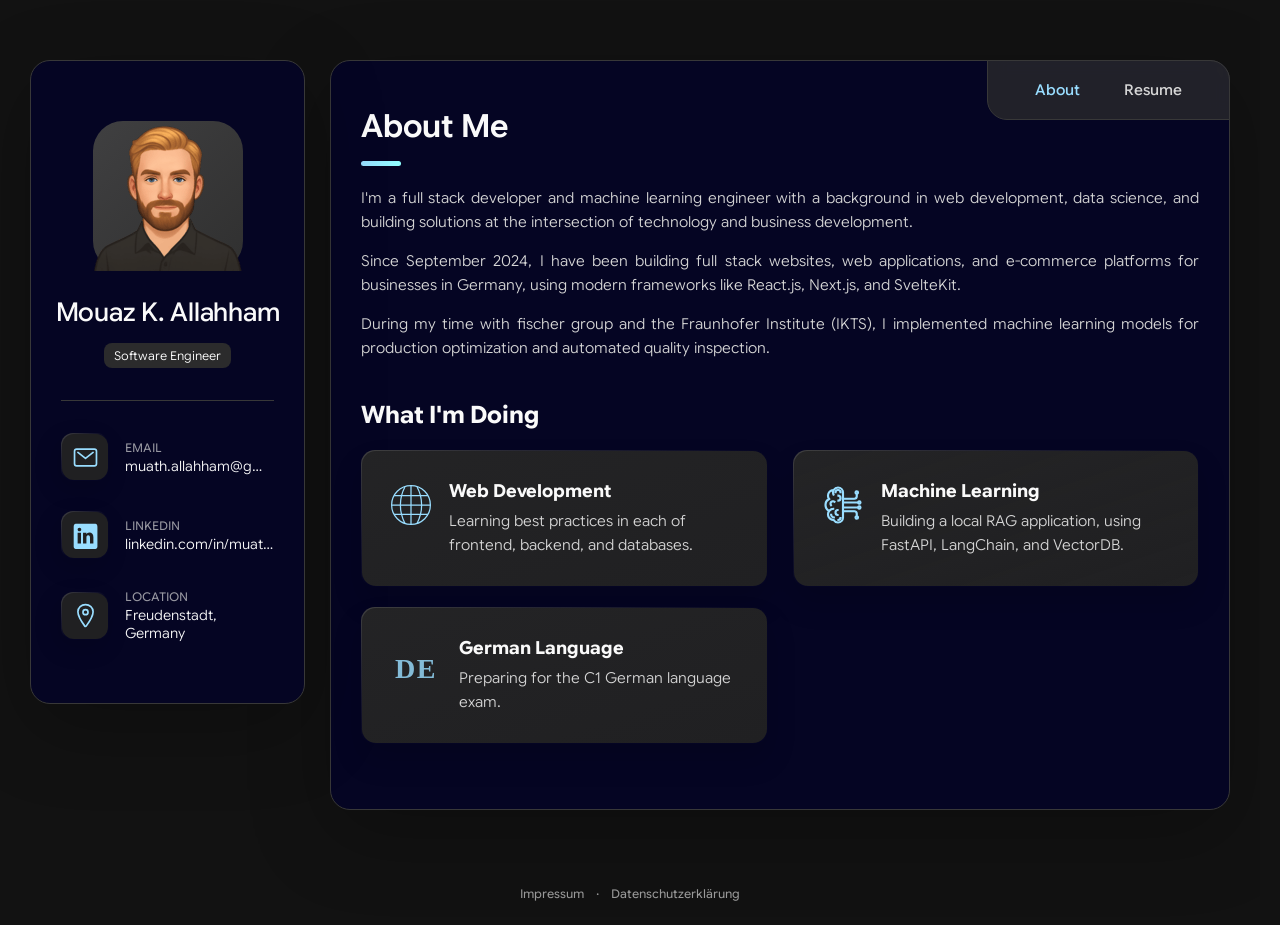
<file: index.html>
<!doctype html>
<html lang="en">
  <head>
    <meta charset="UTF-8" />
    <meta name="viewport" content="width=device-width, initial-scale=1.0" />
    <title>Mouaz Portfolio</title>
    <link
      rel="icon"
      href="data:image/svg+xml,<svg            
  xmlns='http://www.w3.org/2000/svg'/>"
    />
    <link rel="stylesheet" href="style.css" />
  </head>
  <body>
    <main>
      <aside class="sidebar" data-sidebar>
        <div class="sidebar-info">
          <figure class="avatar-box">
            <img src="./assets/pics/mouaz-avatar.png" alt="avatar" width="80" />
          </figure>

          <div class="info-content">
            <h1 class="name" title="Mouaz K. Allahham">Mouaz K. Allahham</h1>
            <p class="title">Software Engineer</p>
          </div>

          <button class="info-more-btn" data-sidebar-btn>
            <span>Show Contacts</span>
            <svg
              xmlns="http://www.w3.org/2000/svg"
              class="ionicon"
              viewBox="0 0 512 512"
            >
              <path
                fill="none"
                stroke="currentColor"
                stroke-linecap="round"
                stroke-linejoin="round"
                stroke-width="48"
                d="M112 184l144 144 144-144"
              />
            </svg>
          </button>
        </div>

        <div class="sidebar-info-more">
          <div class="separator"></div>

          <ul class="contacts-list">
            <li class="contact-item">
              <div class="icon-box">
                <svg
                  xmlns="http://www.w3.org/2000/svg"
                  class="ionicon"
                  viewBox="0 0 512 512"
                >
                  <rect
                    x="48"
                    y="96"
                    width="416"
                    height="320"
                    rx="40"
                    ry="40"
                    fill="none"
                    stroke="currentColor"
                    stroke-linecap="round"
                    stroke-linejoin="round"
                    stroke-width="32"
                  />
                  <path
                    fill="none"
                    stroke="currentColor"
                    stroke-linecap="round"
                    stroke-linejoin="round"
                    stroke-width="32"
                    d="M112 160l144 112 144-112"
                  />
                </svg>
              </div>

              <div class="contact-info">
                <p class="contact-title">Email</p>

                <a href="mailto:muath.allahham@gmail.com" class="contact-link"
                  >muath.allahham@gmail.com</a
                >
              </div>
            </li>
            <!-- 
            <li class="contact-item">
              <div class="icon-box">
                <svg xmlns="http://www.w3.org/2000/svg" class="ionicon" viewBox="0 0 512 512"><rect x="128" y="16" width="256" height="480" rx="48" ry="48" fill="none" stroke="currentColor" stroke-linecap="round" stroke-linejoin="round" stroke-width="32"/><path fill="none" stroke="currentColor" stroke-linecap="round" stroke-linejoin="round" stroke-width="32" d="M176 16h24a8 8 0 000 16h112a8 8 0 000-16h24"/></svg>
              </div>

              <div class="contact-info">
                <p class="contact-title">Phone</p>

                <a href="" class="contact-link"
                  >Private</a
                >
              </div>
            </li> -->

            <!-- <li class="contact-item">
              <div class="icon-box">
                <svg xmlns="http://www.w3.org/2000/svg" class="ionicon" viewBox="0 0 512 512"><rect x="48" y="80" width="416" height="384" rx="48" fill="none" stroke="currentColor" stroke-linejoin="round" stroke-width="32"/><path fill="none" stroke="currentColor" stroke-linecap="round" stroke-linejoin="round" stroke-width="32" d="M128 48v64M384 48v64M464 160H48M304 256H208v96h96z"/></svg>
              </div>

              <div class="contact-info">
                <p class="contact-title">Birthday</p>

                <time datetime="1982-06-23">June 23, 1982</time>
              </div>
            </li> -->

            <li class="contact-item">
              <div class="icon-box">
                <svg
                  xmlns="http://www.w3.org/2000/svg"
                  class="ionicon"
                  viewBox="0 0 512 512"
                >
                  <path
                    d="M444.17 32H70.28C49.85 32 32 48.5 32 89.74v380.51C32 491.48 49.85 512 70.28 512h373.78c20.54 0 37.94-20.52 37.94-41.77V89.74C482.1 48.5 464.6 32 444.17 32zm-273.3 373.43h-64.18V205.88h64.18zM141 175.54h-.46c-20.54 0-33.84-15.29-33.84-34.43 0-19.49 13.65-34.42 34.65-34.42s33.85 14.93 34.31 34.42c-.01 19.14-13.31 34.43-34.66 34.43zm264.43 229.89h-64.18V296.32c0-26.14-9.34-43.97-32.56-43.97-17.74 0-28.24 12-32.91 23.69-1.75 4.2-2.22 9.92-2.22 15.76v113.63h-64.18V205.88h64.18v27.77c9.34-13.3 23.93-32.44 57.88-32.44 42.13 0 74 27.77 74 87.64z"
                    fill="currentColor"
                  />
                </svg>
              </div>

              <div class="contact-info">
                <p class="contact-title">LinkedIn</p>
                <a
                  href="https://www.linkedin.com/in/muath-allahham/"
                  class="contact-link"
                  target="_blank"
                  >linkedin.com/in/muath-allahham</a
                >
              </div>
            </li>

            <li class="contact-item">
              <div class="icon-box">
                <svg
                  xmlns="http://www.w3.org/2000/svg"
                  class="ionicon"
                  viewBox="0 0 512 512"
                >
                  <path
                    d="M256 48c-79.5 0-144 61.39-144 137 0 87 96 224.87 131.25 272.49a15.77 15.77 0 0025.5 0C304 409.89 400 272.07 400 185c0-75.61-64.5-137-144-137z"
                    fill="none"
                    stroke="currentColor"
                    stroke-linecap="round"
                    stroke-linejoin="round"
                    stroke-width="32"
                  />
                  <circle
                    cx="256"
                    cy="192"
                    r="48"
                    fill="none"
                    stroke="currentColor"
                    stroke-linecap="round"
                    stroke-linejoin="round"
                    stroke-width="32"
                  />
                </svg>
              </div>

              <div class="contact-info">
                <p class="contact-title">Location</p>

                <address>Freudenstadt, Germany</address>
              </div>
            </li>
          </ul>

          <div class="separator"></div>

          <!-- <ul class="social-list">
            <li class="social-item">
              <a href="#" class="social-link"
                ><svg xmlns="http://www.w3.org/2000/svg" class="ionicon" viewBox="0 0 512 512"><path d="M480 257.35c0-123.7-100.3-224-224-224s-224 100.3-224 224c0 111.8 81.9 204.47 189 221.29V322.12h-56.89v-64.77H221V208c0-56.13 33.45-87.16 84.61-87.16 24.51 0 50.15 4.38 50.15 4.38v55.13H327.5c-27.81 0-36.51 17.26-36.51 35v42h62.12l-9.92 64.77H291v156.54c107.1-16.81 189-109.48 189-221.28z" fill="currentColor"/></svg></a>
            </li>
            <li class="social-item">
              <a href="#" class="social-link"
                ><svg xmlns="http://www.w3.org/2000/svg" class="ionicon" viewBox="0 0 512 512"><path d="M496 109.5a201.8 201.8 0 01-56.55 15.3 97.51 97.51 0 0043.33-53.6 197.29 197.29 0 01-62.56 23.5A99.14 99.14 0 00348.31 64c-54.42 0-98.46 43.4-98.46 96.9a93.21 93.21 0 002.54 22.1 280.7 280.7 0 01-203-101.3A95.69 95.69 0 0036 130.4c0 33.6 17.53 63.3 44 80.7A97.5 97.5 0 0135.22 199v1.2c0 47 34 86.1 79 95a100.76 100.76 0 01-25.94 3.4 94.38 94.38 0 01-18.51-1.8c12.51 38.5 48.92 66.5 92.05 67.3A199.59 199.59 0 0139.5 405.6a203 203 0 01-23.5-1.4A278.68 278.68 0 00166.74 448c181.36 0 280.44-147.7 280.44-275.8 0-4.2-.11-8.4-.31-12.5A198.48 198.48 0 00496 109.5z" fill="currentColor"/></svg></a>
            </li>
            <li class="social-item">
              <a href="#" class="social-link"
                ><svg xmlns="http://www.w3.org/2000/svg" class="ionicon" viewBox="0 0 512 512"><path d="M349.33 69.33a93.62 93.62 0 0193.34 93.34v186.66a93.62 93.62 0 01-93.34 93.34H162.67a93.62 93.62 0 01-93.34-93.34V162.67a93.62 93.62 0 0193.34-93.34h186.66m0-37.33H162.67C90.61 32 32 90.61 32 162.67v186.66C32 421.39 90.61 480 162.67 480h186.66C421.39 480 480 421.39 480 349.33V162.67C480 90.61 421.39 32 349.33 32z" fill="currentColor"/><path d="M377.33 162.67a28 28 0 1128-28 27.94 27.94 0 01-28 28z" fill="currentColor"/><circle cx="256" cy="256" r="90.67" fill="none" stroke="currentColor" stroke-miterlimit="10" stroke-width="37.33"/></svg></a>
            </li>
          </ul> -->
        </div>
      </aside>

      <div class="main-content">
        <nav class="navbar">
          <ul class="navbar-list">
            <li class="navbar-item">
              <button class="navbar-link active" data-nav-link>About</button>
            </li>
            <li class="navbar-item">
              <button class="navbar-link" data-nav-link>Resume</button>
            </li>
            <!-- <li class="navbar-item">
              <button class="navbar-link" data-nav-link>Portfolio</button>
            </li> -->
            <!-- <li class="navbar-item">
              <button class="navbar-link" data-nav-link>Blog</button>
            </li> -->
            <!-- <li class="navbar-item">
              <button class="navbar-link" data-nav-link>Contact</button>
            </li> -->
          </ul>
        </nav>

        <article class="about active" data-page="about">
          <header>
            <h2 class="h2 article-title">About me</h2>
          </header>

          <section class="about-text">
            <p>
              I'm a full stack developer and machine learning engineer with a
              background in web development, data science, and building
              solutions at the intersection of technology and business
              development.
            </p>
            <p>
              Since September 2024, I have been building full stack websites,
              web applications, and e-commerce platforms for businesses in
              Germany, using modern frameworks like React.js, Next.js, and
              SvelteKit.
            </p>
            <p>
              During my time with fischer group and the Fraunhofer Institute
              (IKTS), I implemented machine learning models for production
              optimization and automated quality inspection.
            </p>
          </section>

          <section class="service">
            <h3 class="h3 service-title">What I'm doing</h3>

            <ul class="service-list">
              <!-- <li class="service-item">
                <div class="service-icon-box">
                  <img
                    src="https://i.postimg.cc/4389jZkP/icon-design.png"
                    alt="icon"
                    width="40"
                  />
                </div>

                <div class="service-content-box">
                  <h4 class="h4 service-item-title">Web Design</h4>
                  <p class="service-item-text">
                    The most modern and high-quality design made at a
                    professional level.
                  </p>
                </div>
              </li> -->

              <li class="service-item">
                <div class="service-icon-box">
                  <!-- <img
                    src="assets/website-logo.svg"
                    alt="icon"
                    width="40"
                    class="icon"
                  /> -->

                  <svg
                    width="40px"
                    height="40px"
                    viewBox="0 0 64 64"
                    version="1.1"
                    xmlns="http://www.w3.org/2000/svg"
                    xmlns:xlink="http://www.w3.org/1999/xlink"
                    xmlns:sketch="http://www.bohemiancoding.com/sketch/ns"
                    class="icon"
                  >
                    <g
                      id="Page-1"
                      stroke="none"
                      stroke-width="1"
                      fill="none"
                      fill-rule="evenodd"
                      sketch:type="MSPage"
                    >
                      <g
                        id="Network"
                        sketch:type="MSLayerGroup"
                        transform="translate(1.000000, 1.000000)"
                        stroke="currentColor"
                        stroke-width="2"
                      >
                        <circle
                          id="Oval"
                          sketch:type="MSShapeGroup"
                          cx="31"
                          cy="31"
                          r="31"
                        ></circle>
                        <path
                          d="M21.2,60.1 C16.6,51.4 14,41.5 14,31.1 C14,20.7 16.6,10.8 21.2,2.1"
                          id="Shape"
                          sketch:type="MSShapeGroup"
                        ></path>
                        <path
                          d="M40.8,2.1 C45.4,10.8 48,20.7 48,31.1 C48,41.5 45.4,51.4 40.8,60.1"
                          id="Shape"
                          sketch:type="MSShapeGroup"
                        ></path>
                        <path
                          d="M4,16.1 L58,16.1"
                          id="Shape"
                          sketch:type="MSShapeGroup"
                        ></path>
                        <path
                          d="M0,31.1 L62,31.1"
                          id="Shape"
                          sketch:type="MSShapeGroup"
                        ></path>
                        <path
                          d="M4,46.1 L58,46.1"
                          id="Shape"
                          sketch:type="MSShapeGroup"
                        ></path>
                        <path
                          d="M31,0.1 L31,62.1"
                          id="Shape"
                          sketch:type="MSShapeGroup"
                        ></path>
                      </g>
                    </g>
                  </svg>
                </div>

                <div class="service-content-box">
                  <h4 class="h4 service-item-title">Web development</h4>
                  <p class="service-item-text">
                    Learning best practices in each of frontend, backend, and
                    databases.
                  </p>
                </div>
              </li>

              <!-- <li class="service-item">
                <div class="service-icon-box">
                  <img
                    src="https://i.postimg.cc/xjLdzYxZ/icon-app.png"
                    alt="icon"
                    width="40"
                  />
                </div>

                <div class="service-content-box">
                  <h4 class="h4 service-item-title">Mobile apps</h4>
                  <p class="service-item-text">
                    Professional development of applications for iOS and
                    Android.
                  </p>
                </div>
              </li> -->

              <li class="service-item">
                <div class="service-icon-box">
                  <!-- <img
                    src="https://i.postimg.cc/QtDphVK8/brain.png"
                    alt="icon"
                    width="40"
                  /> -->

                  <svg
                    fill="currentColor"
                    version="1.1"
                    id="Layer_1"
                    xmlns="http://www.w3.org/2000/svg"
                    xmlns:xlink="http://www.w3.org/1999/xlink"
                    viewBox="0 0 32 32"
                    xml:space="preserve"
                    width="40px"
                    height="40px"
                    class="icon"
                  >
                    <path
                      id="machine--learning--06_1_"
                      d="M12,30.36c-1.47,0-2.852-0.766-3.653-2.011C5.703,28.24,3.64,26.106,3.64,23.5
                  c0-0.899,0.252-1.771,0.733-2.544C2.678,19.887,1.64,18.021,1.64,16s1.038-3.886,2.733-4.957C3.893,10.271,3.64,9.4,3.64,8.5
                  c0-2.63,2.101-4.779,4.712-4.858C9.155,2.402,10.534,1.64,12,1.64c2.404,0,4.36,1.956,4.36,4.36v4.64H25
                  c0.904,0,1.64-0.736,1.64-1.64V7.312c-0.575-0.158-1-0.686-1-1.312c0-0.75,0.61-1.36,1.36-1.36S28.36,5.25,28.36,6
                  c0,0.625-0.425,1.153-1,1.312V9c0,1.301-1.059,2.36-2.36,2.36h-8.64v2.28h11.329c0.158-0.576,0.687-1,1.312-1
                  c0.75,0,1.36,0.61,1.36,1.36s-0.61,1.36-1.36,1.36c-0.625,0-1.153-0.424-1.312-1H16.36v3.28h11.329c0.158-0.575,0.687-1,1.312-1
                  c0.75,0,1.36,0.61,1.36,1.36s-0.61,1.36-1.36,1.36c-0.625,0-1.153-0.425-1.312-1H16.36v2.279H25c1.302,0,2.36,1.059,2.36,2.36v1.688
                  c0.575,0.158,1,0.687,1,1.312c0,0.75-0.61,1.36-1.36,1.36s-1.36-0.61-1.36-1.36c0-0.625,0.425-1.153,1-1.312V23
                  c0-0.904-0.735-1.64-1.64-1.64h-8.64V26C16.36,28.404,14.404,30.36,12,30.36z M8.721,27.628l0.143,0.186
                  C9.526,28.957,10.699,29.64,12,29.64c2.007,0,3.64-1.633,3.64-3.64V6c0-2.007-1.633-3.64-3.64-3.64
                  c-1.301,0-2.474,0.683-3.137,1.826L8.747,4.365C8.493,4.869,8.36,5.431,8.36,6c0,0.64,0.168,1.269,0.487,1.82L8.224,8.18
                  C7.842,7.521,7.64,6.766,7.64,6c0-0.547,0.103-1.088,0.3-1.593C5.901,4.694,4.36,6.42,4.36,8.5c0,0.876,0.283,1.722,0.817,2.446
                  l0.246,0.333l-0.364,0.197C3.394,12.377,2.36,14.11,2.36,16c0,1.785,0.922,3.43,2.427,4.365C5.713,19.268,7.061,18.64,8.5,18.64
                  v0.721c-1.206,0-2.336,0.517-3.125,1.424l-0.198,0.27C4.643,21.778,4.36,22.624,4.36,23.5c0,2.283,1.857,4.14,4.14,4.14
                  L8.721,27.628z M27,25.36c-0.353,0-0.64,0.287-0.64,0.64s0.287,0.64,0.64,0.64s0.64-0.287,0.64-0.64S27.353,25.36,27,25.36z
                  M29,17.36c-0.353,0-0.64,0.287-0.64,0.64s0.287,0.64,0.64,0.64s0.64-0.287,0.64-0.64S29.353,17.36,29,17.36z M29,13.36
                  c-0.353,0-0.64,0.287-0.64,0.64s0.287,0.64,0.64,0.64s0.64-0.287,0.64-0.64S29.353,13.36,29,13.36z M27,5.36
                  c-0.353,0-0.64,0.287-0.64,0.64S26.647,6.64,27,6.64S27.64,6.353,27.64,6S27.353,5.36,27,5.36z M12,28.36v-0.72
                  c0.904,0,1.64-0.735,1.64-1.64h0.72C14.36,27.302,13.301,28.36,12,28.36z M9,26.36c-1.577,0-2.86-1.283-2.86-2.86h0.72
                  c0,1.18,0.96,2.14,2.14,2.14C9,25.64,9,26.36,9,26.36z M12,24.36c-1.301,0-2.36-1.059-2.36-2.36s1.059-2.36,2.36-2.36v0.721
                  c-0.904,0-1.64,0.735-1.64,1.64s0.736,1.64,1.64,1.64V24.36z M6.332,16.667C5.886,16.221,5.64,15.629,5.64,15
                  c0-1.39,0.97-2.36,2.36-2.36c0.641,0,1.218,0.238,1.669,0.689l-0.51,0.509C8.847,13.525,8.446,13.36,8,13.36
                  c-0.996,0-1.64,0.644-1.64,1.64c0,0.437,0.171,0.848,0.48,1.158L6.332,16.667z M12,12.86v-0.72c0.904,0,1.64-0.736,1.64-1.64
                  S12.904,8.86,12,8.86V8.14c1.301,0,2.36,1.059,2.36,2.36S13.301,12.86,12,12.86z M14.36,6h-0.72c0-0.904-0.736-1.64-1.64-1.64
                  S10.36,5.096,10.36,6H9.64c0-1.301,1.059-2.36,2.36-2.36S14.36,4.699,14.36,6z"
                    />
                    <rect
                      id="_Transparent_Rectangle"
                      style="fill: none"
                      width="32"
                      height="32"
                    />
                  </svg>
                </div>

                <div class="service-content-box">
                  <h4 class="h4 service-item-title">Machine Learning</h4>
                  <p class="service-item-text">
                    Building a local RAG application, using FastAPI, LangChain,
                    and VectorDB.
                  </p>
                </div>
              </li>

              <li class="service-item">
                <div class="service-icon-box">
                  <!-- <img
                    src="https://i.postimg.cc/QtDphVK8/brain.png"
                    alt="icon"
                    width="40"
                  /> -->

                  <svg
                    version="1.1"
                    xmlns="http://www.w3.org/2000/svg"
                    viewBox="0 0 32 32"
                    width="50px"
                    height="50px"
                    class="icon"
                  >
                    <text
                      x="16"
                      y="23"
                      text-anchor="middle"
                      font-family="Georgia, 'Times New Roman', serif"
                      font-size="18"
                      font-weight="bold"
                      letter-spacing="1"
                      fill="currentColor"
                      fill-opacity="0.82"
                    >
                      DE
                    </text>
                    <rect
                      id="_Transparent_Rectangle"
                      style="fill: none"
                      width="32"
                      height="32"
                    />
                  </svg>
                </div>

                <div class="service-content-box">
                  <h4 class="h4 service-item-title">German Language</h4>
                  <p class="service-item-text">
                    Preparing for the C1 German language exam.
                  </p>
                </div>
              </li>
            </ul>
          </section>

          <!-- <section class="testimonials">
            <h3 class="h3 testimonials-title">Testimonials</h3>

            <ul class="testimonials-list has-scrollbar">
              <li class="testimonials-item">
                <div class="content-card" data-testimonials-item>
                  <figure class="testimonials-avatar-box">
                    
                  </figure>

                  <h4
                    class="h4 testimonials-item-title"
                    data-testimonials-title
                  >
                    Daniel Lewis
                  </h4>

                  <div class="testimonials-text" data-testimonials-text>
                    <p>
                      Richard was hired to create a corporate identity. It's
                      modern, clean and with a beautiful design that got a lot
                      of praises from colleagues and visitors. We were very
                      pleased with the work done. He has a lot of experience and
                      is very concerned about the needs of client.
                    </p>
                  </div>
                </div>
              </li>

              <li class="testimonials-item">
                <div class="content-card" data-testimonials-item>
                  <figure class="testimonials-avatar-box">
                    <img
                      src="https://i.postimg.cc/DwY0yHtx/avatar-2.png"
                      alt="avatar"
                      data-testimonials-avatar
                      width="60"
                    />
                  </figure>

                  <h4
                    class="h4 testimonials-item-title"
                    data-testimonials-title
                  >
                    Jessica Miller
                  </h4>

                  <div class="testimonials-text" data-testimonials-text>
                    <p>
                      Working with Richard has been an absolute pleasure. I was
                      impressed with his attention to detail, his web design
                      skills and his professional approach to our timelines and
                      processes.
                    </p>
                  </div>
                </div>
              </li>

              <li class="testimonials-item">
                <div class="content-card" data-testimonials-item>
                  <figure class="testimonials-avatar-box">
                    <img
                      src="https://i.postimg.cc/fRFWhX9F/avatar-3.png"
                      alt="avatar"
                      data-testimonials-avatar
                      width="60"
                    />
                  </figure>

                  <h4
                    class="h4 testimonials-item-title"
                    data-testimonials-title
                  >
                    Emily Evans
                  </h4>

                  <div class="testimonials-text" data-testimonials-text>
                    <p>
                      I couldn't be happier with the website that Richard
                      created for us. His attention to detail and creativity is
                      unmatched. Our clients frequently compliment the design,
                      and it has significantly improved our brand image.
                    </p>
                  </div>
                </div>
              </li>

              <li class="testimonials-item">
                <div class="content-card" data-testimonials-item>
                  <figure class="testimonials-avatar-box">
                    <img
                      src="https://i.postimg.cc/zXv1Xv81/avatar-4.png"
                      alt="avatar"
                      data-testimonials-avatar
                      width="60"
                    />
                  </figure>

                  <h4
                    class="h4 testimonials-item-title"
                    data-testimonials-title
                  >
                    Henry Williams
                  </h4>

                  <div class="testimonials-text" data-testimonials-text>
                    <p>
                      I was overwhelmed with the thought of redesigning my
                      online store, but Richard made the process seamless. The
                      site is not only visually appealing but also optimized for
                      conversions. I've seen a 50% increase in traffic since the
                      launch!
                    </p>
                  </div>
                </div>
              </li>
            </ul>
          </section> -->

          <!-- <section class="clients">
            <h3 class="h3 clients-title">Clients</h3>

            <ul class="clients-list has-scrollbar">
              <li class="clients-item">
                <a href="#"
                  ><img
                    src="https://i.postimg.cc/YqfKyG66/logo-1-color.png"
                    alt="logo"
                /></a>
              </li>

              <li class="clients-item">
                <a href="#"
                  ><img
                    src="https://i.postimg.cc/fWm6JtgG/logo-2-color.png"
                    alt="logo"
                /></a>
              </li>

              <li class="clients-item">
                <a href="#"
                  ><img
                    src="https://i.postimg.cc/Bb07xpwd/logo-3-color.png"
                    alt="logo"
                /></a>
              </li>

              <li class="clients-item">
                <a href="#"
                  ><img
                    src="https://i.postimg.cc/hv1yMmkh/logo-4-color.png"
                    alt="logo"
                /></a>
              </li>

              <li class="clients-item">
                <a href="#"
                  ><img
                    src="https://i.postimg.cc/ry1P86Dc/logo-5-color.png"
                    alt="logo"
                /></a>
              </li>

              <li class="clients-item">
                <a href="#"
                  ><img
                    src="https://i.postimg.cc/SsWDN8NV/logo-6-color.png"
                    alt="logo"
                /></a>
              </li>
            </ul>
          </section> -->
        </article>

        <article class="resume" data-page="resume">
          <header>
            <h2 class="h2 article-title">Resume</h2>
          </header>

          <section class="timeline">
            <div class="title-wrapper">
              <div class="icon-box">
                <svg
                  xmlns="http://www.w3.org/2000/svg"
                  class="ionicon"
                  viewBox="0 0 512 512"
                >
                  <path
                    d="M256 160c16-63.16 76.43-95.41 208-96a15.94 15.94 0 0116 16v288a16 16 0 01-16 16c-128 0-177.45 25.81-208 64-30.37-38-80-64-208-64a16 16 0 01-16-16V80a15.94 15.94 0 0116-16c131.57.59 192 32.84 208 96z"
                    fill="none"
                    stroke="currentColor"
                    stroke-linecap="round"
                    stroke-linejoin="round"
                    stroke-width="32"
                  />
                  <path
                    fill="none"
                    stroke="currentColor"
                    stroke-linecap="round"
                    stroke-linejoin="round"
                    stroke-width="32"
                    d="M256 160v320"
                  />
                </svg>
              </div>

              <h3 class="h3">Experience</h3>
            </div>

            <ol class="timeline-list">
              <li class="timeline-item">
                <h4 class="h4 timeline-item-title">
                  Full Stack Developer - Martini Werbeagentur
                </h4>
                <span>10/2025 - Present</span>
                <p class="timeline-text">
                  Development of full stack web applications (Next.js,
                  SvelteKit) and e-commerce solutions including database
                  integration, deployment and server management.
                </p>
              </li>

              <li class="timeline-item">
                <h4 class="h4 timeline-item-title">
                  Frontend Developer - Martini Werbeagentur
                </h4>
                <span>09/2024 - 09/2025</span>
                <p class="timeline-text">
                  Building and customizing CMS-based websites (WordPress,
                  Contao) using PHP, HTML, CSS, and JavaScript, as well as
                  developing responsive web applications and user interfaces
                  with modern frameworks (e.g., React, Svelte).
                </p>
              </li>

              <li class="timeline-item">
                <h4 class="h4 timeline-item-title">
                  Data Scientist / Machine Learning Engineer (internship) -
                  Fischer group
                </h4>
                <span>02/2024 - 07/2024</span>
                <p class="timeline-text">
                  Design and implementation of machine learning and computer
                  vision models based on sensor and image data for the
                  optimization of production processes and automated quality
                  inspection, including successful integration into existing
                  systems through interdisciplinary collaboration.
                </p>
              </li>

              <li class="timeline-item">
                <h4 class="h4 timeline-item-title">
                  Data Scientist (Master thesis) - Fraunhofer Institute (IKTS)
                </h4>
                <span>02/2023 - 07/2023</span>
                <p class="timeline-text">
                  Development and use of a database for electrode experiments
                  for data-driven analysis, visualization, and development of
                  machine learning models using SQL and Python.
                </p>
              </li>
            </ol>
          </section>

          <section class="timeline">
            <div class="title-wrapper">
              <div class="icon-box">
                <svg
                  xmlns="http://www.w3.org/2000/svg"
                  class="ionicon"
                  viewBox="0 0 512 512"
                >
                  <path
                    d="M256 160c16-63.16 76.43-95.41 208-96a15.94 15.94 0 0116 16v288a16 16 0 01-16 16c-128 0-177.45 25.81-208 64-30.37-38-80-64-208-64a16 16 0 01-16-16V80a15.94 15.94 0 0116-16c131.57.59 192 32.84 208 96z"
                    fill="none"
                    stroke="currentColor"
                    stroke-linecap="round"
                    stroke-linejoin="round"
                    stroke-width="32"
                  />
                  <path
                    fill="none"
                    stroke="currentColor"
                    stroke-linecap="round"
                    stroke-linejoin="round"
                    stroke-width="32"
                    d="M256 160v320"
                  />
                </svg>
              </div>

              <h3 class="h3">Education</h3>
            </div>

            <ol class="timeline-list">
              <li class="timeline-item">
                <h4 class="h4 timeline-item-title">
                  M.A. in Digital Engineering - Bauhaus University (Germany)
                </h4>
                <span>2020 - 2023</span>
                <p class="timeline-text">
                  Master’s Thesis in collaboration with the Fraunhofer Institute
                  (IKTS): Title: “Predicting the Slurry Properties in the
                  Cathode Electrode Manufacturing Process”. <br />
                  Thesis Grade: 1.7 <br />
                  Project: Spam Detection in Search Engines
                </p>
              </li>

              <li class="timeline-item">
                <h4 class="h4 timeline-item-title">
                  B.A. in Civil Engineering - King Saud University (Saudi
                  Arabia)
                </h4>
                <span>2015 - 2019</span>
                <p class="timeline-text">
                  Grade: Very Good <br />
                  Major: Structural and Geotechnical Engineering <br />
                  Publications: "Efficient pile distribution for piled-raft
                  foundations for tall buildings". American Society for Civil
                  Engineers (ASCE)
                </p>
              </li>
            </ol>
          </section>

          <section class="skill">
            <h3 class="h3 skills-title">My Skills</h3>

            <ul class="skills-list content-card">
              <li class="skills-item">
                <div class="title-wrapper">
                  <h5 class="h5">Full Stack Web Development</h5>
                  <data value="60">60%</data>
                </div>

                <div class="skills-progress-bg">
                  <div class="skills-progress-fill" style="width: 60%"></div>
                </div>
              </li>

              <li class="skills-item">
                <div class="title-wrapper">
                  <h5 class="h5">Machine Learning Models Development</h5>
                  <data value="70">70%</data>
                </div>

                <div class="skills-progress-bg">
                  <div class="skills-progress-fill" style="width: 70%"></div>
                </div>
              </li>
            </ul>
          </section>
        </article>

        <article class="portfolio" data-page="portfolio">
          <!-- <header>
            <h2 class="h2 article-title">Portfolio</h2>
          </header> -->

          <section class="projects">
            <!-- <ul class="filter-list">
              <li class="filter-item">
                <button class="active" data-filter-btn>All</button>
              </li>
              <li class="filter-item">
                <button data-filter-btn>Web Design</button>
              </li>
              <li class="filter-item">
                <button data-filter-btn>Applications</button>
              </li>
              <li class="filter-item">
                <button data-filter-btn>Web Development</button>
              </li>
            </ul> -->

            <!-- <div class="filter-select-box">
              <button class="filter-select" data-select>
                <div class="select-value" data-select-value>
                  Select Category
                </div>

                <div class="select-icon">
                  <svg
                    xmlns="http://www.w3.org/2000/svg"
                    class="ionicon"
                    viewBox="0 0 512 512"
                  >
                    <path
                      fill="none"
                      stroke="currentColor"
                      stroke-linecap="round"
                      stroke-linejoin="round"
                      stroke-width="48"
                      d="M112 184l144 144 144-144"
                    />
                  </svg>
                </div>
              </button>

              <ul class="select-list">
                <li class="select-item">
                  <button data-select-item>All</button>
                </li>
                <li class="select-item">
                  <button data-select-item>Web Design</button>
                </li>
                <li class="select-item">
                  <button data-select-item>Applications</button>
                </li>
                <li class="select-item">
                  <button data-select-item>Web Development</button>
                </li>
              </ul>
            </div> -->

            <!-- <ul class="project-list">
              <li
                class="project-item active"
                data-filter-item
                data-category="web development"
              >
                <a href="#">
                  <figure class="project-img">
                    <div class="project-item-icon-box">
                      <svg
                        xmlns="http://www.w3.org/2000/svg"
                        class="ionicon"
                        viewBox="0 0 512 512"
                      >
                        <path
                          d="M255.66 112c-77.94 0-157.89 45.11-220.83 135.33a16 16 0 00-.27 17.77C82.92 340.8 161.8 400 255.66 400c92.84 0 173.34-59.38 221.79-135.25a16.14 16.14 0 000-17.47C428.89 172.28 347.8 112 255.66 112z"
                          fill="none"
                          stroke="currentColor"
                          stroke-linecap="round"
                          stroke-linejoin="round"
                          stroke-width="32"
                        />
                        <circle
                          cx="256"
                          cy="256"
                          r="80"
                          fill="none"
                          stroke="currentColor"
                          stroke-linecap="round"
                          stroke-linejoin="round"
                          stroke-width="32"
                        />
                      </svg>
                    </div>

                    <img
                      src="https://i.postimg.cc/qRHpHMyd/project-1.jpg"
                      alt="finance"
                      loading="lazy"
                    />
                  </figure>

                  <h3 class="project-title">Finance</h3>
                  <p class="project-category">Web Development</p>
                </a>
              </li>

              <li
                class="project-item active"
                data-filter-item
                data-category="web development"
              >
                <a href="#">
                  <figure class="project-img">
                    <div class="project-item-icon-box">
                      <svg
                        xmlns="http://www.w3.org/2000/svg"
                        class="ionicon"
                        viewBox="0 0 512 512"
                      >
                        <path
                          d="M255.66 112c-77.94 0-157.89 45.11-220.83 135.33a16 16 0 00-.27 17.77C82.92 340.8 161.8 400 255.66 400c92.84 0 173.34-59.38 221.79-135.25a16.14 16.14 0 000-17.47C428.89 172.28 347.8 112 255.66 112z"
                          fill="none"
                          stroke="currentColor"
                          stroke-linecap="round"
                          stroke-linejoin="round"
                          stroke-width="32"
                        />
                        <circle
                          cx="256"
                          cy="256"
                          r="80"
                          fill="none"
                          stroke="currentColor"
                          stroke-linecap="round"
                          stroke-linejoin="round"
                          stroke-width="32"
                        />
                      </svg>
                    </div>

                    <img
                      src="https://i.postimg.cc/bNrcM2Wt/project-2.png"
                      alt="orizon"
                      loading="lazy"
                    />
                  </figure>

                  <h3 class="project-title">Orizon</h3>
                  <p class="project-category">Web Development</p>
                </a>
              </li>

              <li
                class="project-item active"
                data-filter-item
                data-category="web design"
              >
                <a href="#">
                  <figure class="project-img">
                    <div class="project-item-icon-box">
                      <svg
                        xmlns="http://www.w3.org/2000/svg"
                        class="ionicon"
                        viewBox="0 0 512 512"
                      >
                        <path
                          d="M255.66 112c-77.94 0-157.89 45.11-220.83 135.33a16 16 0 00-.27 17.77C82.92 340.8 161.8 400 255.66 400c92.84 0 173.34-59.38 221.79-135.25a16.14 16.14 0 000-17.47C428.89 172.28 347.8 112 255.66 112z"
                          fill="none"
                          stroke="currentColor"
                          stroke-linecap="round"
                          stroke-linejoin="round"
                          stroke-width="32"
                        />
                        <circle
                          cx="256"
                          cy="256"
                          r="80"
                          fill="none"
                          stroke="currentColor"
                          stroke-linecap="round"
                          stroke-linejoin="round"
                          stroke-width="32"
                        />
                      </svg>
                    </div>

                    <img
                      src="https://i.postimg.cc/jSJVqYsq/project-3.jpg"
                      alt="fundo"
                      loading="lazy"
                    />
                  </figure>

                  <h3 class="project-title">Fundo</h3>
                  <p class="project-category">Web Design</p>
                </a>
              </li>

              <li
                class="project-item active"
                data-filter-item
                data-category="applications"
              >
                <a href="#">
                  <figure class="project-img">
                    <div class="project-item-icon-box">
                      <svg
                        xmlns="http://www.w3.org/2000/svg"
                        class="ionicon"
                        viewBox="0 0 512 512"
                      >
                        <path
                          d="M255.66 112c-77.94 0-157.89 45.11-220.83 135.33a16 16 0 00-.27 17.77C82.92 340.8 161.8 400 255.66 400c92.84 0 173.34-59.38 221.79-135.25a16.14 16.14 0 000-17.47C428.89 172.28 347.8 112 255.66 112z"
                          fill="none"
                          stroke="currentColor"
                          stroke-linecap="round"
                          stroke-linejoin="round"
                          stroke-width="32"
                        />
                        <circle
                          cx="256"
                          cy="256"
                          r="80"
                          fill="none"
                          stroke="currentColor"
                          stroke-linecap="round"
                          stroke-linejoin="round"
                          stroke-width="32"
                        />
                      </svg>
                    </div>

                    <img
                      src="https://i.postimg.cc/dtpXxNGb/project-4.png"
                      alt="brawlhalla"
                      loading="lazy"
                    />
                  </figure>

                  <h3 class="project-title">Brawlhalla</h3>
                  <p class="project-category">Applications</p>
                </a>
              </li>

              <li
                class="project-item active"
                data-filter-item
                data-category="web design"
              >
                <a href="#">
                  <figure class="project-img">
                    <div class="project-item-icon-box">
                      <svg
                        xmlns="http://www.w3.org/2000/svg"
                        class="ionicon"
                        viewBox="0 0 512 512"
                      >
                        <path
                          d="M255.66 112c-77.94 0-157.89 45.11-220.83 135.33a16 16 0 00-.27 17.77C82.92 340.8 161.8 400 255.66 400c92.84 0 173.34-59.38 221.79-135.25a16.14 16.14 0 000-17.47C428.89 172.28 347.8 112 255.66 112z"
                          fill="none"
                          stroke="currentColor"
                          stroke-linecap="round"
                          stroke-linejoin="round"
                          stroke-width="32"
                        />
                        <circle
                          cx="256"
                          cy="256"
                          r="80"
                          fill="none"
                          stroke="currentColor"
                          stroke-linecap="round"
                          stroke-linejoin="round"
                          stroke-width="32"
                        />
                      </svg>
                    </div>

                    <img
                      src="https://i.postimg.cc/43T0JKLw/project-5.png"
                      alt="dsm."
                      loading="lazy"
                    />
                  </figure>

                  <h3 class="project-title">DSM.</h3>
                  <p class="project-category">Web Design</p>
                </a>
              </li>

              <li
                class="project-item active"
                data-filter-item
                data-category="web design"
              >
                <a href="#">
                  <figure class="project-img">
                    <div class="project-item-icon-box">
                      <svg
                        xmlns="http://www.w3.org/2000/svg"
                        class="ionicon"
                        viewBox="0 0 512 512"
                      >
                        <path
                          d="M255.66 112c-77.94 0-157.89 45.11-220.83 135.33a16 16 0 00-.27 17.77C82.92 340.8 161.8 400 255.66 400c92.84 0 173.34-59.38 221.79-135.25a16.14 16.14 0 000-17.47C428.89 172.28 347.8 112 255.66 112z"
                          fill="none"
                          stroke="currentColor"
                          stroke-linecap="round"
                          stroke-linejoin="round"
                          stroke-width="32"
                        />
                        <circle
                          cx="256"
                          cy="256"
                          r="80"
                          fill="none"
                          stroke="currentColor"
                          stroke-linecap="round"
                          stroke-linejoin="round"
                          stroke-width="32"
                        />
                      </svg>
                    </div>

                    <img
                      src="https://i.postimg.cc/qR1DX1kZ/project-6.png"
                      alt="metaspark"
                      loading="lazy"
                    />
                  </figure>

                  <h3 class="project-title">Metaspark</h3>
                  <p class="project-category">Web Design</p>
                </a>
              </li>

              <li
                class="project-item active"
                data-filter-item
                data-category="web development"
              >
                <a href="#">
                  <figure class="project-img">
                    <div class="project-item-icon-box">
                      <svg
                        xmlns="http://www.w3.org/2000/svg"
                        class="ionicon"
                        viewBox="0 0 512 512"
                      >
                        <path
                          d="M255.66 112c-77.94 0-157.89 45.11-220.83 135.33a16 16 0 00-.27 17.77C82.92 340.8 161.8 400 255.66 400c92.84 0 173.34-59.38 221.79-135.25a16.14 16.14 0 000-17.47C428.89 172.28 347.8 112 255.66 112z"
                          fill="none"
                          stroke="currentColor"
                          stroke-linecap="round"
                          stroke-linejoin="round"
                          stroke-width="32"
                        />
                        <circle
                          cx="256"
                          cy="256"
                          r="80"
                          fill="none"
                          stroke="currentColor"
                          stroke-linecap="round"
                          stroke-linejoin="round"
                          stroke-width="32"
                        />
                      </svg>
                    </div>

                    <img
                      src="https://i.postimg.cc/Kj4q9tjc/project-7.png"
                      alt="summary"
                      loading="lazy"
                    />
                  </figure>

                  <h3 class="project-title">Summary</h3>
                  <p class="project-category">Web Development</p>
                </a>
              </li>

              <li
                class="project-item active"
                data-filter-item
                data-category="applications"
              >
                <a href="#">
                  <figure class="project-img">
                    <div class="project-item-icon-box">
                      <svg
                        xmlns="http://www.w3.org/2000/svg"
                        class="ionicon"
                        viewBox="0 0 512 512"
                      >
                        <path
                          d="M255.66 112c-77.94 0-157.89 45.11-220.83 135.33a16 16 0 00-.27 17.77C82.92 340.8 161.8 400 255.66 400c92.84 0 173.34-59.38 221.79-135.25a16.14 16.14 0 000-17.47C428.89 172.28 347.8 112 255.66 112z"
                          fill="none"
                          stroke="currentColor"
                          stroke-linecap="round"
                          stroke-linejoin="round"
                          stroke-width="32"
                        />
                        <circle
                          cx="256"
                          cy="256"
                          r="80"
                          fill="none"
                          stroke="currentColor"
                          stroke-linecap="round"
                          stroke-linejoin="round"
                          stroke-width="32"
                        />
                      </svg>
                    </div>

                    <img
                      src="https://i.postimg.cc/rw2j4B1w/project-8.jpg"
                      alt="task manager"
                      loading="lazy"
                    />
                  </figure>

                  <h3 class="project-title">Task Manager</h3>
                  <p class="project-category">Applications</p>
                </a>
              </li>

              <li
                class="project-item active"
                data-filter-item
                data-category="web development"
              >
                <a href="#">
                  <figure class="project-img">
                    <div class="project-item-icon-box">
                      <svg
                        xmlns="http://www.w3.org/2000/svg"
                        class="ionicon"
                        viewBox="0 0 512 512"
                      >
                        <path
                          d="M255.66 112c-77.94 0-157.89 45.11-220.83 135.33a16 16 0 00-.27 17.77C82.92 340.8 161.8 400 255.66 400c92.84 0 173.34-59.38 221.79-135.25a16.14 16.14 0 000-17.47C428.89 172.28 347.8 112 255.66 112z"
                          fill="none"
                          stroke="currentColor"
                          stroke-linecap="round"
                          stroke-linejoin="round"
                          stroke-width="32"
                        />
                        <circle
                          cx="256"
                          cy="256"
                          r="80"
                          fill="none"
                          stroke="currentColor"
                          stroke-linecap="round"
                          stroke-linejoin="round"
                          stroke-width="32"
                        />
                      </svg>
                    </div>

                    <img
                      src="https://i.postimg.cc/7LxNsSQv/project-9.png"
                      alt="arrival"
                      loading="lazy"
                    />
                  </figure>

                  <h3 class="project-title">Arrival</h3>
                  <p class="project-category">Web Development</p>
                </a>
              </li>
            </ul> -->
          </section>
        </article>

        <article class="blog" data-page="blog">
          <header>
            <h2 class="h2 article-title">Blog</h2>
          </header>

          <section class="blog-posts">
            <!-- <ul class="blog-posts-list">
              <li class="blog-post-item">
                <a href="#">
                  <figure class="blog-banner-box">
                    <img
                      src="https://i.postimg.cc/DysCZrWs/blog-1.jpg"
                      alt="Design conferences in 2024"
                      loading="lazy"
                    />
                  </figure>

                  <div class="blog-content">
                    <div class="blog-meta">
                      <p class="blog-category">Design</p>
                      <span class="dot"></span>
                      <time datetime="2024-02-23">Feb 23, 2024</time>
                    </div>

                    <h3 class="h3 blog-item-title">
                      Design conferences in 2024
                    </h3>
                    <p class="blog-text">
                      In 2024, several exciting design conferences are set to
                      take place, offering opportunities for professionals and
                      enthusiasts to connect, learn, and share innovative ideas.
                    </p>
                  </div>
                </a>
              </li>

              <li class="blog-post-item">
                <a href="#">
                  <figure class="blog-banner-box">
                    <img
                      src="https://i.postimg.cc/QC7qFDMs/blog-2.jpg"
                      alt="Best fonts every designer"
                      loading="lazy"
                    />
                  </figure>

                  <div class="blog-content">
                    <div class="blog-meta">
                      <p class="blog-category">Design</p>
                      <span class="dot"></span>
                      <time datetime="2024-01-29">Jan 29, 2024</time>
                    </div>

                    <h3 class="h3 blog-item-title">
                      Best fonts every designer
                    </h3>
                    <p class="blog-text">
                      When it comes to typography, choosing the right font is
                      essential for effective design. In this article, I'll
                      bring a brief overview of some of the best fonts that
                      every designer should consider incorporating into their
                      toolkit.
                    </p>
                  </div>
                </a>
              </li>

              <li class="blog-post-item">
                <a href="#">
                  <figure class="blog-banner-box">
                    <img
                      src="https://i.postimg.cc/W1T71QcL/blog-3.jpg"
                      alt="Design digest #80"
                      loading="lazy"
                    />
                  </figure>

                  <div class="blog-content">
                    <div class="blog-meta">
                      <p class="blog-category">Design</p>
                      <span class="dot"></span>
                      <time datetime="2023-12-20">Dec 20, 2023</time>
                    </div>

                    <h3 class="h3 blog-item-title">Design digest #80</h3>
                    <p class="blog-text">
                      Hello, my friends. In this Design Digest, I'll show you a
                      curated collection of the latest trends, insights, and
                      innovations in the design world. This edition highlights
                      key themes and discussions that are shaping the future of
                      design.
                    </p>
                  </div>
                </a>
              </li>

              <li class="blog-post-item">
                <a href="#">
                  <figure class="blog-banner-box">
                    <img
                      src="https://i.postimg.cc/2S0n8yxh/blog-4.jpg"
                      alt="2023 UI interactions"
                      loading="lazy"
                    />
                  </figure>

                  <div class="blog-content">
                    <div class="blog-meta">
                      <p class="blog-category">Design</p>
                      <span class="dot"></span>
                      <time datetime="2023-11-29">Nov 29, 2023</time>
                    </div>

                    <h3 class="h3 blog-item-title">2023 UI interactions</h3>
                    <p class="blog-text">
                      As we move into 2024, 2023 was marked by the rapidly
                      evolution of the landscape of UI interactions, driven by
                      advancements in technology and user expectations. Dive
                      with me in this text to see the main areas changed in this
                      year.
                    </p>
                  </div>
                </a>
              </li>

              <li class="blog-post-item">
                <a href="#">
                  <figure class="blog-banner-box">
                    <img
                      src="https://i.postimg.cc/YCCmVkw9/blog-5.jpg"
                      alt="The forgotten art of spacing"
                      loading="lazy"
                    />
                  </figure>

                  <div class="blog-content">
                    <div class="blog-meta">
                      <p class="blog-category">Design</p>
                      <span class="dot"></span>
                      <time datetime="2023-11-12">Nov 12, 2023</time>
                    </div>

                    <h3 class="h3 blog-item-title">
                      The forgotten art of spacing
                    </h3>
                    <p class="blog-text">
                      In the realm of design, spacing is often an overlooked yet
                      crucial element that can significantly impact the overall
                      aesthetic and functionality of a composition. This post
                      will emphasize the importance of white space, margins, and
                      padding in creating visually appealing and effective
                      designs.
                    </p>
                  </div>
                </a>
              </li>

              <li class="blog-post-item">
                <a href="#">
                  <figure class="blog-banner-box">
                    <img
                      src="https://i.postimg.cc/zBCBvP16/blog-6.jpg"
                      alt="Design digest #79"
                      loading="lazy"
                    />
                  </figure>

                  <div class="blog-content">
                    <div class="blog-meta">
                      <p class="blog-category">Design</p>
                      <span class="dot"></span>
                      <time datetime="2023-10-20">Oct 20, 2023</time>
                    </div>

                    <h3 class="h3 blog-item-title">Design digest #79</h3>
                    <p class="blog-text">
                      Hi, my friends. In this Design Digest I'll focus in the
                      tools and resources that we use daily in our projects.
                      Also, I'll include examples of software recommendations,
                      online courses, and design communities that foster
                      collaboration and learning.
                    </p>
                  </div>
                </a>
              </li>
            </ul> -->
          </section>
        </article>
      </div>
    </main>

    <footer class="site-footer">
      <a href="impressum.html">Impressum</a>
      <span>·</span>
      <a href="datenschutz.html">Datenschutzerklärung</a>
    </footer>

    <script src="main.js"></script>
  </body>
</html>
</file>
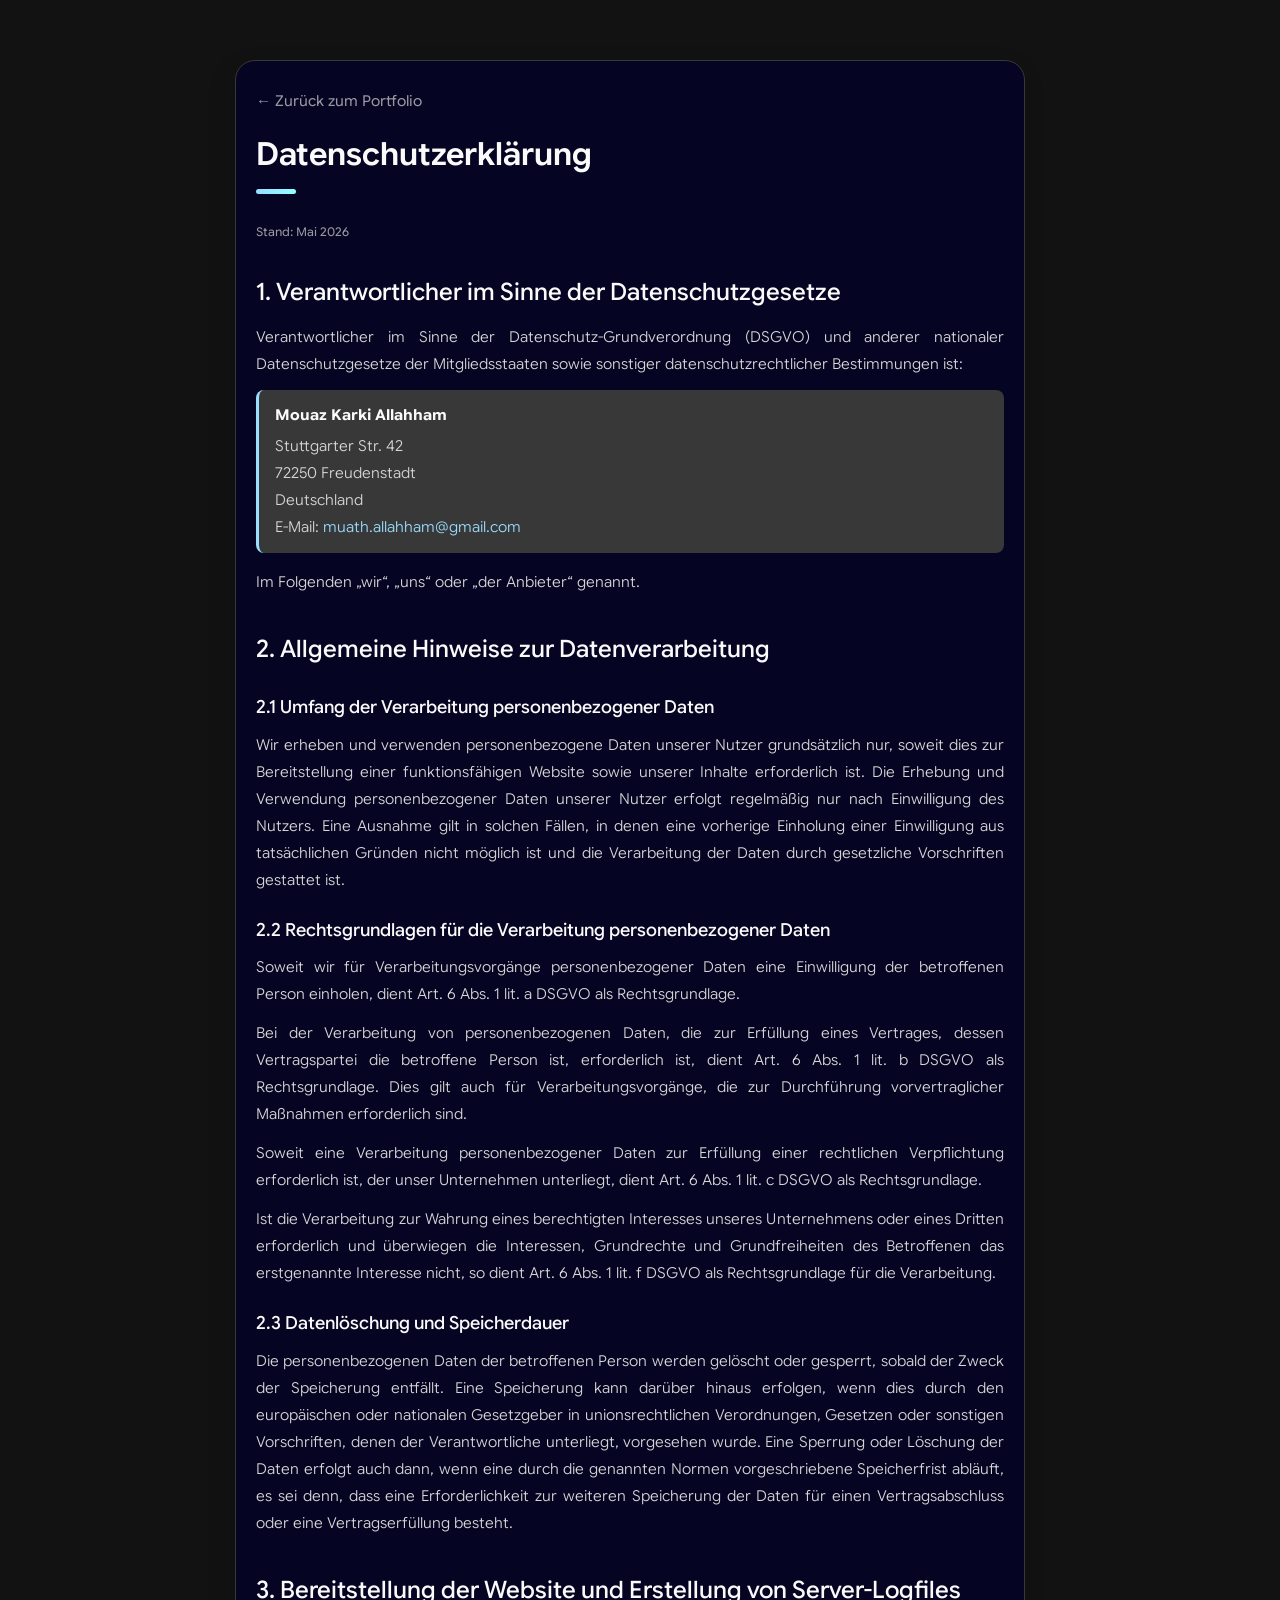
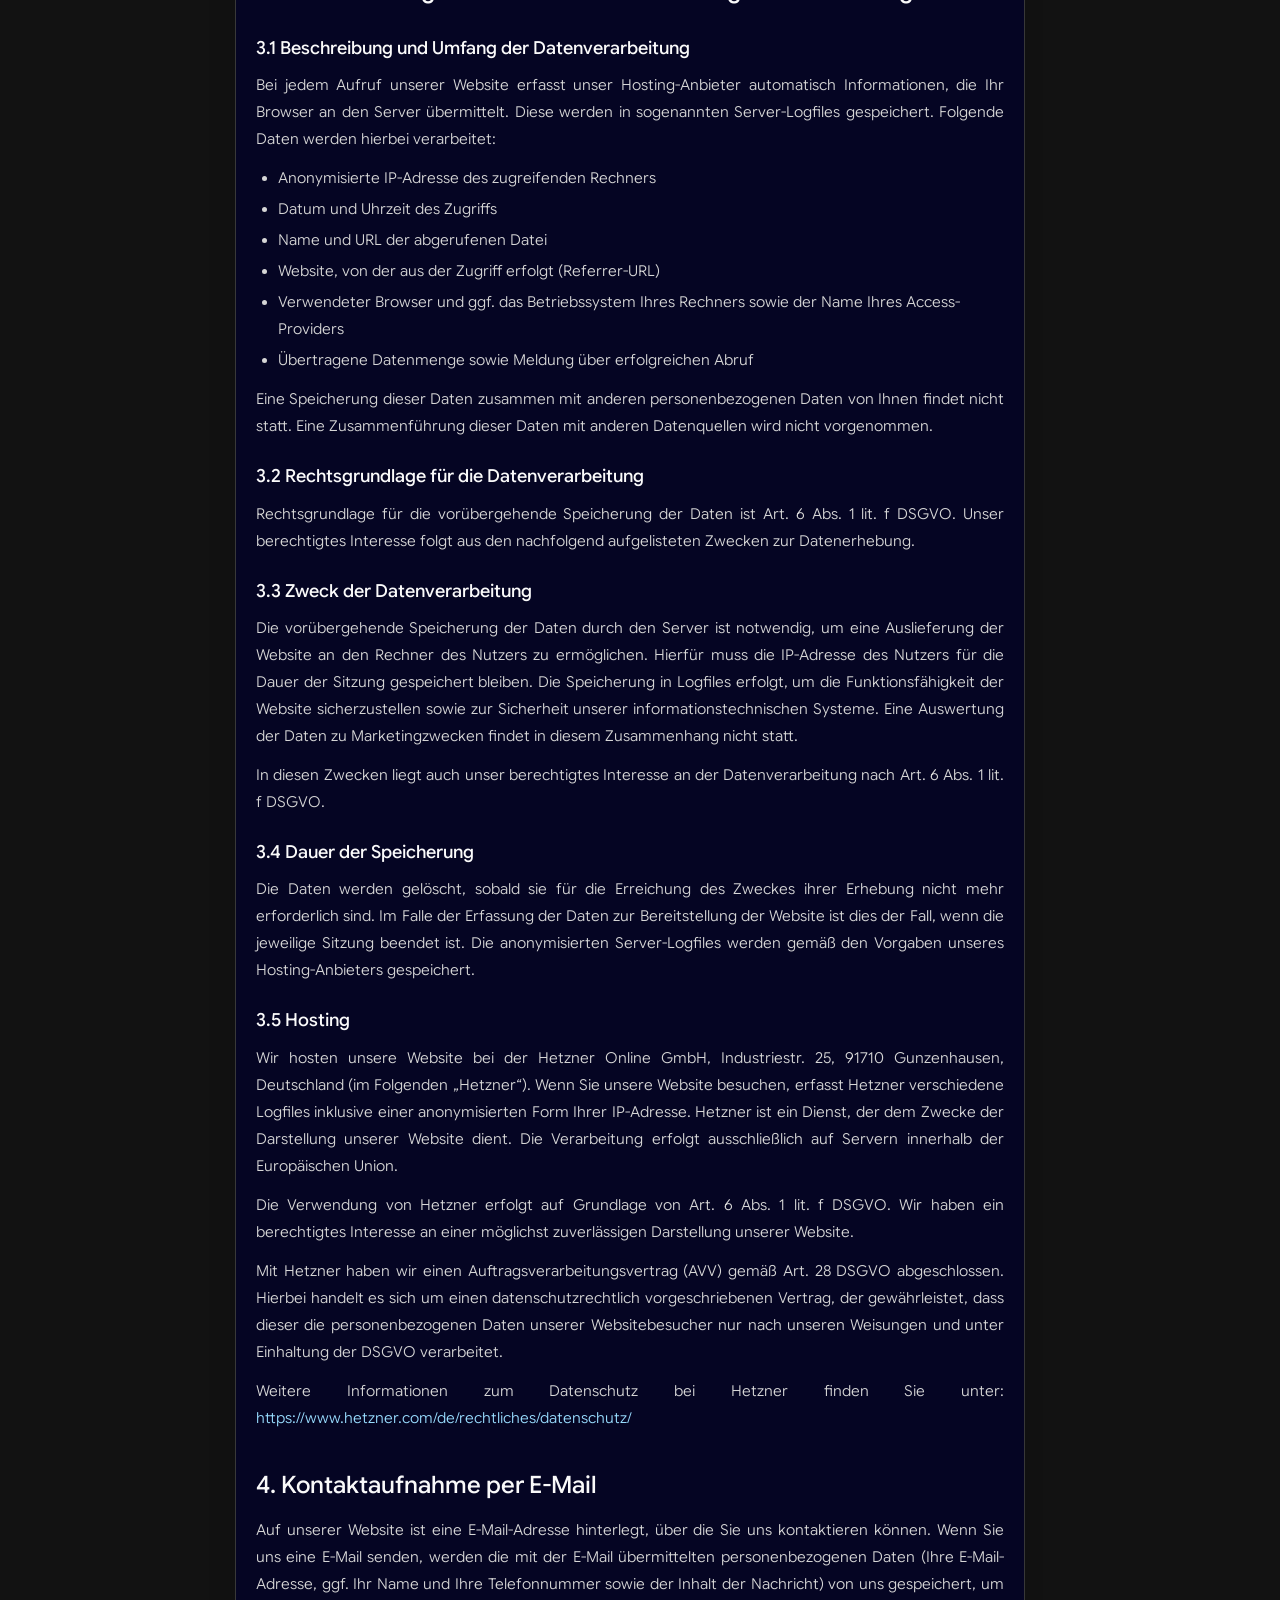
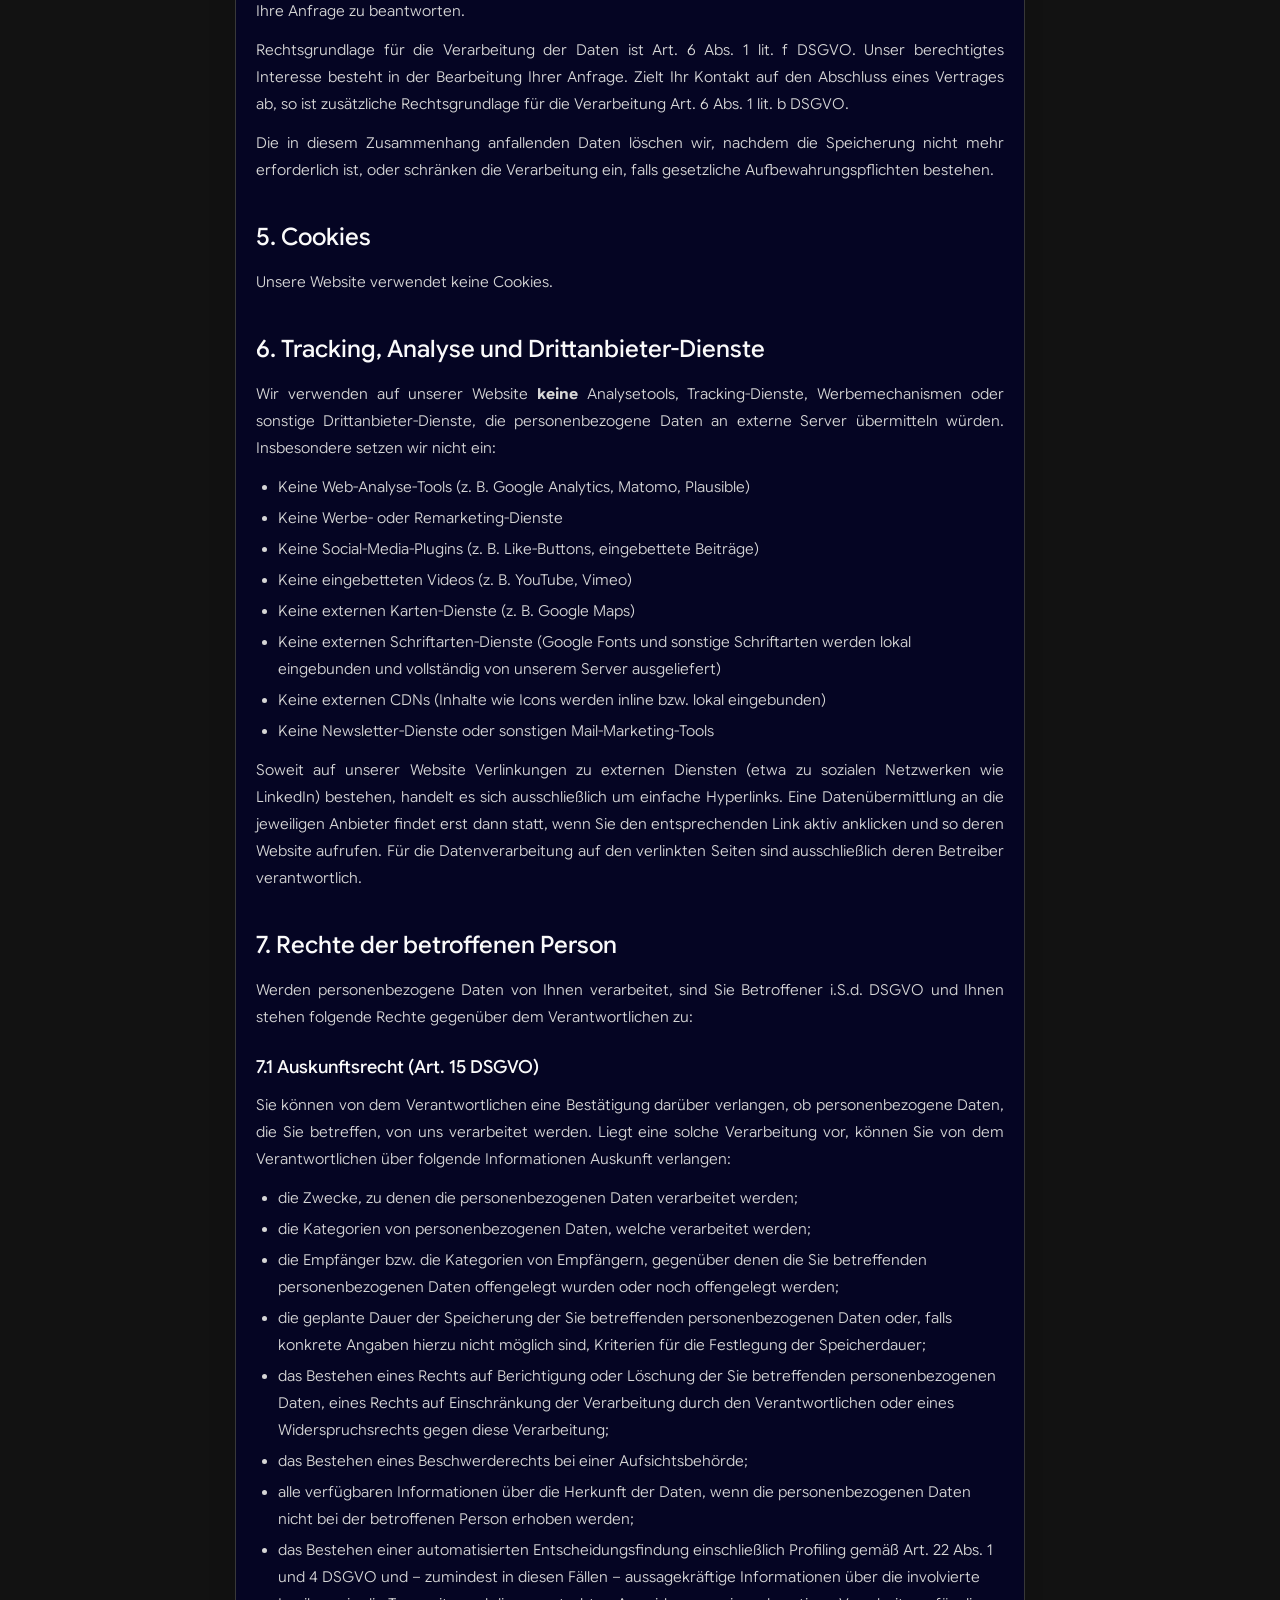
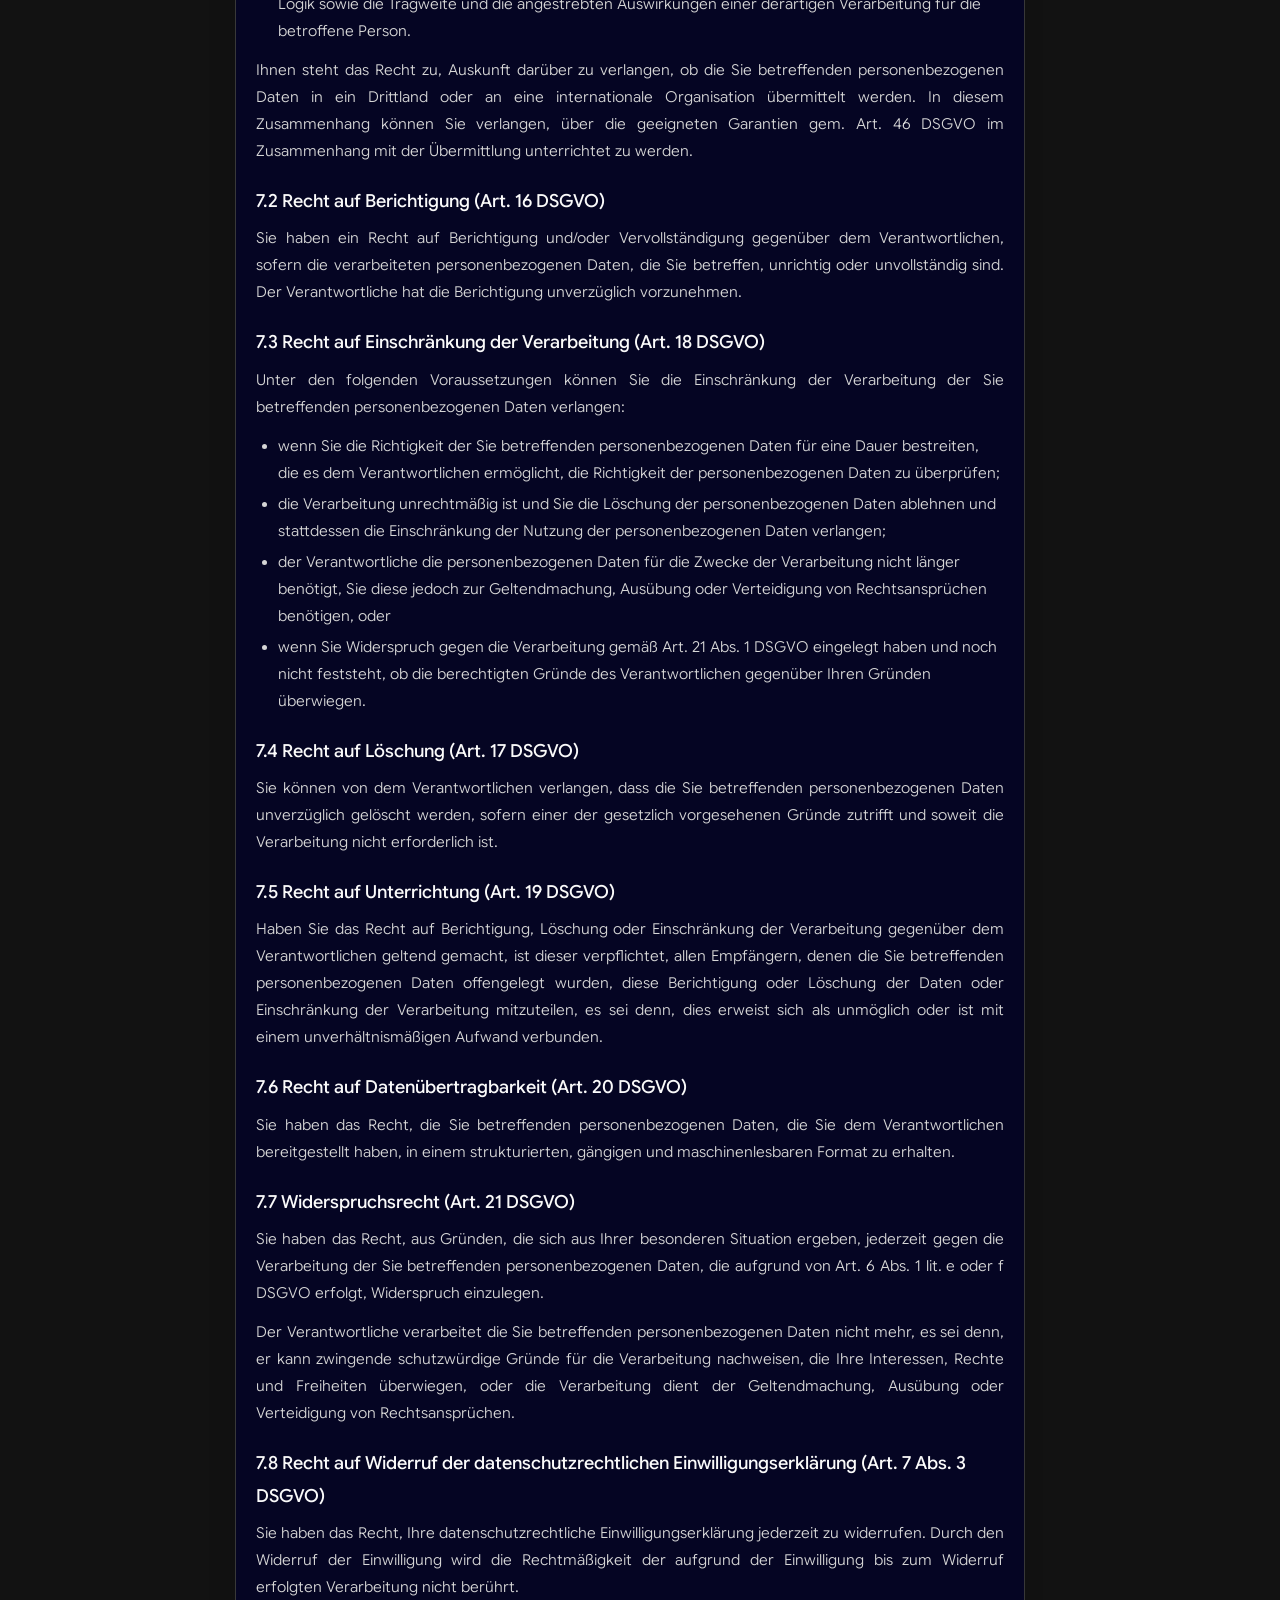
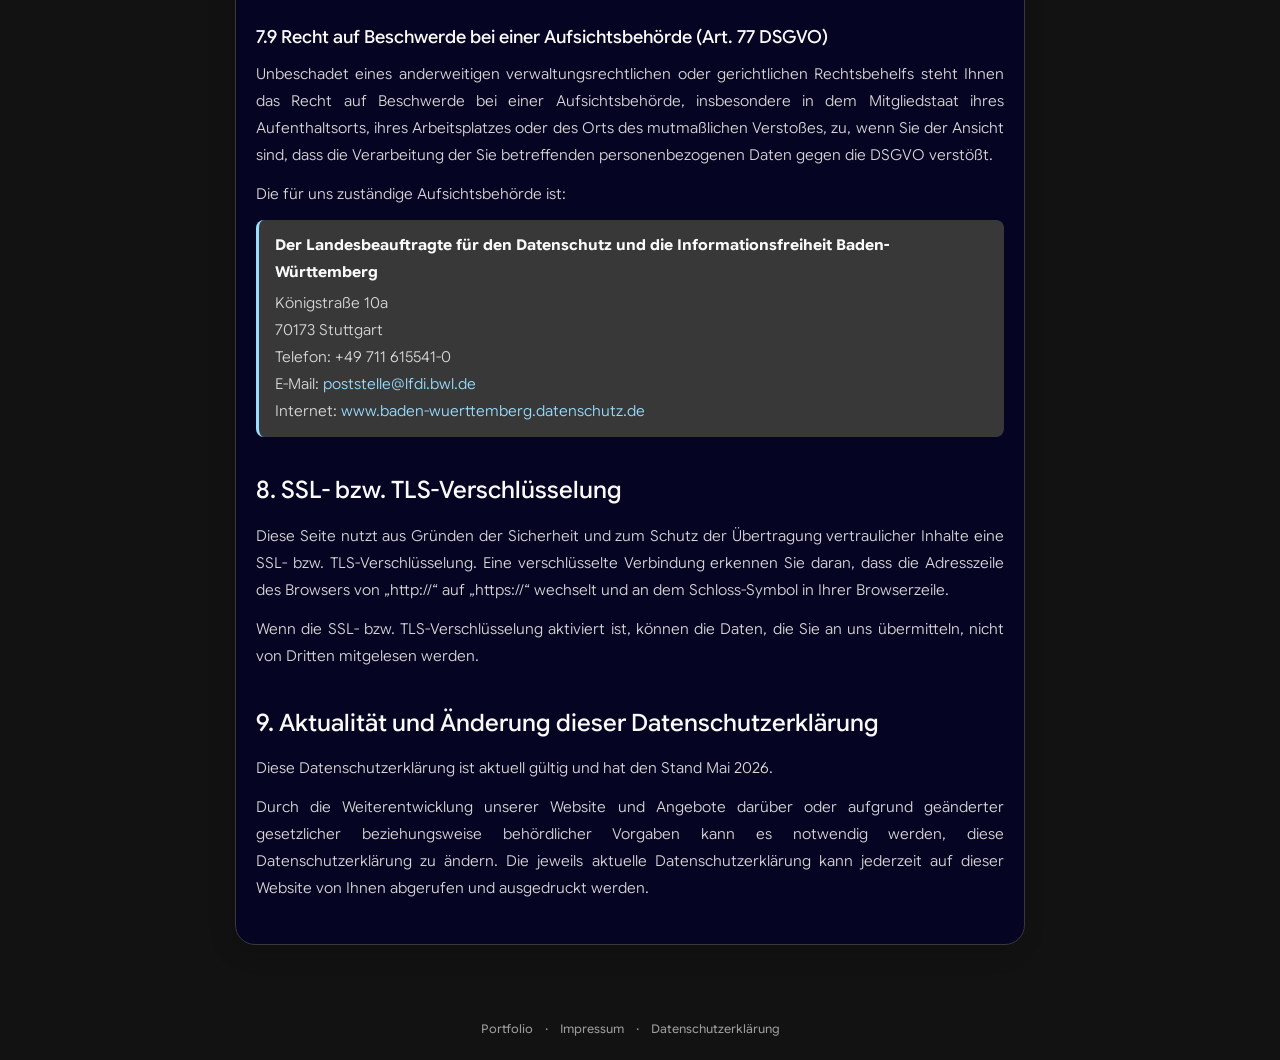
<file: datenschutz.html>
<!doctype html>
<html lang="de">
  <head>
    <meta charset="UTF-8" />
    <meta name="viewport" content="width=device-width, initial-scale=1.0" />
    <title>Datenschutzerklärung – Mouaz K. Allahham</title>
    <link
      rel="icon"
      href="data:image/svg+xml,<svg
  xmlns='http://www.w3.org/2000/svg'/>"
    />
    <link rel="stylesheet" href="style.css" />
  </head>
  <body>
    <main class="legal-main">
      <div class="legal-page">
        <a href="/" class="legal-back">← Zurück zum Portfolio</a>

        <header>
          <h2 class="h2 article-title">Datenschutzerklärung</h2>
        </header>

        <p class="legal-updated">Stand: Mai 2026</p>

        <div class="legal-content">

          <h2>1. Verantwortlicher im Sinne der Datenschutzgesetze</h2>
          <p>
            Verantwortlicher im Sinne der Datenschutz-Grundverordnung (DSGVO) und
            anderer nationaler Datenschutzgesetze der Mitgliedsstaaten sowie
            sonstiger datenschutzrechtlicher Bestimmungen ist:
          </p>
          <address>
            <strong>Mouaz Karki Allahham</strong>
            Stuttgarter Str. 42<br />
            72250 Freudenstadt<br />
            Deutschland<br />
            E-Mail:
            <a href="mailto:muath.allahham@gmail.com">muath.allahham@gmail.com</a>
          </address>
          <p>Im Folgenden „wir&ldquo;, „uns&ldquo; oder „der Anbieter&ldquo; genannt.</p>

          <h2>2. Allgemeine Hinweise zur Datenverarbeitung</h2>

          <h3>2.1 Umfang der Verarbeitung personenbezogener Daten</h3>
          <p>
            Wir erheben und verwenden personenbezogene Daten unserer Nutzer
            grundsätzlich nur, soweit dies zur Bereitstellung einer
            funktionsfähigen Website sowie unserer Inhalte erforderlich ist. Die
            Erhebung und Verwendung personenbezogener Daten unserer Nutzer erfolgt
            regelmäßig nur nach Einwilligung des Nutzers. Eine Ausnahme gilt in
            solchen Fällen, in denen eine vorherige Einholung einer Einwilligung
            aus tatsächlichen Gründen nicht möglich ist und die Verarbeitung der
            Daten durch gesetzliche Vorschriften gestattet ist.
          </p>

          <h3>2.2 Rechtsgrundlagen für die Verarbeitung personenbezogener Daten</h3>
          <p>
            Soweit wir für Verarbeitungsvorgänge personenbezogener Daten eine
            Einwilligung der betroffenen Person einholen, dient Art. 6 Abs. 1 lit.
            a DSGVO als Rechtsgrundlage.
          </p>
          <p>
            Bei der Verarbeitung von personenbezogenen Daten, die zur Erfüllung
            eines Vertrages, dessen Vertragspartei die betroffene Person ist,
            erforderlich ist, dient Art. 6 Abs. 1 lit. b DSGVO als
            Rechtsgrundlage. Dies gilt auch für Verarbeitungsvorgänge, die zur
            Durchführung vorvertraglicher Maßnahmen erforderlich sind.
          </p>
          <p>
            Soweit eine Verarbeitung personenbezogener Daten zur Erfüllung einer
            rechtlichen Verpflichtung erforderlich ist, der unser Unternehmen
            unterliegt, dient Art. 6 Abs. 1 lit. c DSGVO als Rechtsgrundlage.
          </p>
          <p>
            Ist die Verarbeitung zur Wahrung eines berechtigten Interesses unseres
            Unternehmens oder eines Dritten erforderlich und überwiegen die
            Interessen, Grundrechte und Grundfreiheiten des Betroffenen das
            erstgenannte Interesse nicht, so dient Art. 6 Abs. 1 lit. f DSGVO als
            Rechtsgrundlage für die Verarbeitung.
          </p>

          <h3>2.3 Datenlöschung und Speicherdauer</h3>
          <p>
            Die personenbezogenen Daten der betroffenen Person werden gelöscht
            oder gesperrt, sobald der Zweck der Speicherung entfällt. Eine
            Speicherung kann darüber hinaus erfolgen, wenn dies durch den
            europäischen oder nationalen Gesetzgeber in unionsrechtlichen
            Verordnungen, Gesetzen oder sonstigen Vorschriften, denen der
            Verantwortliche unterliegt, vorgesehen wurde. Eine Sperrung oder
            Löschung der Daten erfolgt auch dann, wenn eine durch die genannten
            Normen vorgeschriebene Speicherfrist abläuft, es sei denn, dass eine
            Erforderlichkeit zur weiteren Speicherung der Daten für einen
            Vertragsabschluss oder eine Vertragserfüllung besteht.
          </p>

          <h2>3. Bereitstellung der Website und Erstellung von Server-Logfiles</h2>

          <h3>3.1 Beschreibung und Umfang der Datenverarbeitung</h3>
          <p>
            Bei jedem Aufruf unserer Website erfasst unser Hosting-Anbieter
            automatisch Informationen, die Ihr Browser an den Server übermittelt.
            Diese werden in sogenannten Server-Logfiles gespeichert. Folgende
            Daten werden hierbei verarbeitet:
          </p>
          <ul>
            <li>Anonymisierte IP-Adresse des zugreifenden Rechners</li>
            <li>Datum und Uhrzeit des Zugriffs</li>
            <li>Name und URL der abgerufenen Datei</li>
            <li>Website, von der aus der Zugriff erfolgt (Referrer-URL)</li>
            <li>
              Verwendeter Browser und ggf. das Betriebssystem Ihres Rechners sowie
              der Name Ihres Access-Providers
            </li>
            <li>Übertragene Datenmenge sowie Meldung über erfolgreichen Abruf</li>
          </ul>
          <p>
            Eine Speicherung dieser Daten zusammen mit anderen personenbezogenen
            Daten von Ihnen findet nicht statt. Eine Zusammenführung dieser Daten
            mit anderen Datenquellen wird nicht vorgenommen.
          </p>

          <h3>3.2 Rechtsgrundlage für die Datenverarbeitung</h3>
          <p>
            Rechtsgrundlage für die vorübergehende Speicherung der Daten ist Art.
            6 Abs. 1 lit. f DSGVO. Unser berechtigtes Interesse folgt aus den
            nachfolgend aufgelisteten Zwecken zur Datenerhebung.
          </p>

          <h3>3.3 Zweck der Datenverarbeitung</h3>
          <p>
            Die vorübergehende Speicherung der Daten durch den Server ist
            notwendig, um eine Auslieferung der Website an den Rechner des Nutzers
            zu ermöglichen. Hierfür muss die IP-Adresse des Nutzers für die Dauer
            der Sitzung gespeichert bleiben. Die Speicherung in Logfiles erfolgt,
            um die Funktionsfähigkeit der Website sicherzustellen sowie zur
            Sicherheit unserer informationstechnischen Systeme. Eine Auswertung
            der Daten zu Marketingzwecken findet in diesem Zusammenhang nicht
            statt.
          </p>
          <p>
            In diesen Zwecken liegt auch unser berechtigtes Interesse an der
            Datenverarbeitung nach Art. 6 Abs. 1 lit. f DSGVO.
          </p>

          <h3>3.4 Dauer der Speicherung</h3>
          <p>
            Die Daten werden gelöscht, sobald sie für die Erreichung des Zweckes
            ihrer Erhebung nicht mehr erforderlich sind. Im Falle der Erfassung
            der Daten zur Bereitstellung der Website ist dies der Fall, wenn die
            jeweilige Sitzung beendet ist. Die anonymisierten Server-Logfiles
            werden gemäß den Vorgaben unseres Hosting-Anbieters gespeichert.
          </p>

          <h3>3.5 Hosting</h3>
          <p>
            Wir hosten unsere Website bei der Hetzner Online GmbH, Industriestr.
            25, 91710 Gunzenhausen, Deutschland (im Folgenden „Hetzner&ldquo;).
            Wenn Sie unsere Website besuchen, erfasst Hetzner verschiedene
            Logfiles inklusive einer anonymisierten Form Ihrer IP-Adresse. Hetzner
            ist ein Dienst, der dem Zwecke der Darstellung unserer Website dient.
            Die Verarbeitung erfolgt ausschließlich auf Servern innerhalb der
            Europäischen Union.
          </p>
          <p>
            Die Verwendung von Hetzner erfolgt auf Grundlage von Art. 6 Abs. 1
            lit. f DSGVO. Wir haben ein berechtigtes Interesse an einer möglichst
            zuverlässigen Darstellung unserer Website.
          </p>
          <p>
            Mit Hetzner haben wir einen Auftragsverarbeitungsvertrag (AVV) gemäß
            Art. 28 DSGVO abgeschlossen. Hierbei handelt es sich um einen
            datenschutzrechtlich vorgeschriebenen Vertrag, der gewährleistet, dass
            dieser die personenbezogenen Daten unserer Websitebesucher nur nach
            unseren Weisungen und unter Einhaltung der DSGVO verarbeitet.
          </p>
          <p>
            Weitere Informationen zum Datenschutz bei Hetzner finden Sie unter:
            <a
              href="https://www.hetzner.com/de/rechtliches/datenschutz/"
              target="_blank"
              rel="noopener noreferrer"
              >https://www.hetzner.com/de/rechtliches/datenschutz/</a
            >
          </p>

          <h2>4. Kontaktaufnahme per E-Mail</h2>
          <p>
            Auf unserer Website ist eine E-Mail-Adresse hinterlegt, über die Sie
            uns kontaktieren können. Wenn Sie uns eine E-Mail senden, werden die
            mit der E-Mail übermittelten personenbezogenen Daten (Ihre
            E-Mail-Adresse, ggf. Ihr Name und Ihre Telefonnummer sowie der Inhalt
            der Nachricht) von uns gespeichert, um Ihre Anfrage zu beantworten.
          </p>
          <p>
            Rechtsgrundlage für die Verarbeitung der Daten ist Art. 6 Abs. 1 lit.
            f DSGVO. Unser berechtigtes Interesse besteht in der Bearbeitung Ihrer
            Anfrage. Zielt Ihr Kontakt auf den Abschluss eines Vertrages ab, so
            ist zusätzliche Rechtsgrundlage für die Verarbeitung Art. 6 Abs. 1
            lit. b DSGVO.
          </p>
          <p>
            Die in diesem Zusammenhang anfallenden Daten löschen wir, nachdem die
            Speicherung nicht mehr erforderlich ist, oder schränken die
            Verarbeitung ein, falls gesetzliche Aufbewahrungspflichten bestehen.
          </p>

          <h2>5. Cookies</h2>
          <p>Unsere Website verwendet keine Cookies.</p>

          <h2>6. Tracking, Analyse und Drittanbieter-Dienste</h2>
          <p>
            Wir verwenden auf unserer Website
            <strong>keine</strong> Analysetools, Tracking-Dienste,
            Werbemechanismen oder sonstige Drittanbieter-Dienste, die
            personenbezogene Daten an externe Server übermitteln würden.
            Insbesondere setzen wir nicht ein:
          </p>
          <ul>
            <li>
              Keine Web-Analyse-Tools (z.&nbsp;B. Google Analytics, Matomo,
              Plausible)
            </li>
            <li>Keine Werbe- oder Remarketing-Dienste</li>
            <li>
              Keine Social-Media-Plugins (z.&nbsp;B. Like-Buttons, eingebettete
              Beiträge)
            </li>
            <li>Keine eingebetteten Videos (z.&nbsp;B. YouTube, Vimeo)</li>
            <li>Keine externen Karten-Dienste (z.&nbsp;B. Google Maps)</li>
            <li>
              Keine externen Schriftarten-Dienste (Google Fonts und sonstige
              Schriftarten werden lokal eingebunden und vollständig von unserem
              Server ausgeliefert)
            </li>
            <li>
              Keine externen CDNs (Inhalte wie Icons werden inline bzw. lokal
              eingebunden)
            </li>
            <li>Keine Newsletter-Dienste oder sonstigen Mail-Marketing-Tools</li>
          </ul>
          <p>
            Soweit auf unserer Website Verlinkungen zu externen Diensten (etwa zu
            sozialen Netzwerken wie LinkedIn) bestehen, handelt es sich
            ausschließlich um einfache Hyperlinks. Eine Datenübermittlung an die
            jeweiligen Anbieter findet erst dann statt, wenn Sie den
            entsprechenden Link aktiv anklicken und so deren Website aufrufen. Für
            die Datenverarbeitung auf den verlinkten Seiten sind ausschließlich
            deren Betreiber verantwortlich.
          </p>

          <h2>7. Rechte der betroffenen Person</h2>
          <p>
            Werden personenbezogene Daten von Ihnen verarbeitet, sind Sie
            Betroffener i.S.d. DSGVO und Ihnen stehen folgende Rechte gegenüber
            dem Verantwortlichen zu:
          </p>

          <h3>7.1 Auskunftsrecht (Art. 15 DSGVO)</h3>
          <p>
            Sie können von dem Verantwortlichen eine Bestätigung darüber
            verlangen, ob personenbezogene Daten, die Sie betreffen, von uns
            verarbeitet werden. Liegt eine solche Verarbeitung vor, können Sie von
            dem Verantwortlichen über folgende Informationen Auskunft verlangen:
          </p>
          <ul>
            <li>
              die Zwecke, zu denen die personenbezogenen Daten verarbeitet werden;
            </li>
            <li>
              die Kategorien von personenbezogenen Daten, welche verarbeitet
              werden;
            </li>
            <li>
              die Empfänger bzw. die Kategorien von Empfängern, gegenüber denen
              die Sie betreffenden personenbezogenen Daten offengelegt wurden oder
              noch offengelegt werden;
            </li>
            <li>
              die geplante Dauer der Speicherung der Sie betreffenden
              personenbezogenen Daten oder, falls konkrete Angaben hierzu nicht
              möglich sind, Kriterien für die Festlegung der Speicherdauer;
            </li>
            <li>
              das Bestehen eines Rechts auf Berichtigung oder Löschung der Sie
              betreffenden personenbezogenen Daten, eines Rechts auf Einschränkung
              der Verarbeitung durch den Verantwortlichen oder eines
              Widerspruchsrechts gegen diese Verarbeitung;
            </li>
            <li>das Bestehen eines Beschwerderechts bei einer Aufsichtsbehörde;</li>
            <li>
              alle verfügbaren Informationen über die Herkunft der Daten, wenn die
              personenbezogenen Daten nicht bei der betroffenen Person erhoben
              werden;
            </li>
            <li>
              das Bestehen einer automatisierten Entscheidungsfindung
              einschließlich Profiling gemäß Art. 22 Abs. 1 und 4 DSGVO und
              &ndash; zumindest in diesen Fällen &ndash; aussagekräftige
              Informationen über die involvierte Logik sowie die Tragweite und die
              angestrebten Auswirkungen einer derartigen Verarbeitung für die
              betroffene Person.
            </li>
          </ul>
          <p>
            Ihnen steht das Recht zu, Auskunft darüber zu verlangen, ob die Sie
            betreffenden personenbezogenen Daten in ein Drittland oder an eine
            internationale Organisation übermittelt werden. In diesem Zusammenhang
            können Sie verlangen, über die geeigneten Garantien gem. Art. 46 DSGVO
            im Zusammenhang mit der Übermittlung unterrichtet zu werden.
          </p>

          <h3>7.2 Recht auf Berichtigung (Art. 16 DSGVO)</h3>
          <p>
            Sie haben ein Recht auf Berichtigung und/oder Vervollständigung
            gegenüber dem Verantwortlichen, sofern die verarbeiteten
            personenbezogenen Daten, die Sie betreffen, unrichtig oder
            unvollständig sind. Der Verantwortliche hat die Berichtigung
            unverzüglich vorzunehmen.
          </p>

          <h3>7.3 Recht auf Einschränkung der Verarbeitung (Art. 18 DSGVO)</h3>
          <p>
            Unter den folgenden Voraussetzungen können Sie die Einschränkung der
            Verarbeitung der Sie betreffenden personenbezogenen Daten verlangen:
          </p>
          <ul>
            <li>
              wenn Sie die Richtigkeit der Sie betreffenden personenbezogenen
              Daten für eine Dauer bestreiten, die es dem Verantwortlichen
              ermöglicht, die Richtigkeit der personenbezogenen Daten zu
              überprüfen;
            </li>
            <li>
              die Verarbeitung unrechtmäßig ist und Sie die Löschung der
              personenbezogenen Daten ablehnen und stattdessen die Einschränkung
              der Nutzung der personenbezogenen Daten verlangen;
            </li>
            <li>
              der Verantwortliche die personenbezogenen Daten für die Zwecke der
              Verarbeitung nicht länger benötigt, Sie diese jedoch zur
              Geltendmachung, Ausübung oder Verteidigung von Rechtsansprüchen
              benötigen, oder
            </li>
            <li>
              wenn Sie Widerspruch gegen die Verarbeitung gemäß Art. 21 Abs. 1
              DSGVO eingelegt haben und noch nicht feststeht, ob die berechtigten
              Gründe des Verantwortlichen gegenüber Ihren Gründen überwiegen.
            </li>
          </ul>

          <h3>7.4 Recht auf Löschung (Art. 17 DSGVO)</h3>
          <p>
            Sie können von dem Verantwortlichen verlangen, dass die Sie
            betreffenden personenbezogenen Daten unverzüglich gelöscht werden,
            sofern einer der gesetzlich vorgesehenen Gründe zutrifft und soweit
            die Verarbeitung nicht erforderlich ist.
          </p>

          <h3>7.5 Recht auf Unterrichtung (Art. 19 DSGVO)</h3>
          <p>
            Haben Sie das Recht auf Berichtigung, Löschung oder Einschränkung der
            Verarbeitung gegenüber dem Verantwortlichen geltend gemacht, ist
            dieser verpflichtet, allen Empfängern, denen die Sie betreffenden
            personenbezogenen Daten offengelegt wurden, diese Berichtigung oder
            Löschung der Daten oder Einschränkung der Verarbeitung mitzuteilen, es
            sei denn, dies erweist sich als unmöglich oder ist mit einem
            unverhältnismäßigen Aufwand verbunden.
          </p>

          <h3>7.6 Recht auf Datenübertragbarkeit (Art. 20 DSGVO)</h3>
          <p>
            Sie haben das Recht, die Sie betreffenden personenbezogenen Daten, die
            Sie dem Verantwortlichen bereitgestellt haben, in einem
            strukturierten, gängigen und maschinenlesbaren Format zu erhalten.
          </p>

          <h3>7.7 Widerspruchsrecht (Art. 21 DSGVO)</h3>
          <p>
            Sie haben das Recht, aus Gründen, die sich aus Ihrer besonderen
            Situation ergeben, jederzeit gegen die Verarbeitung der Sie
            betreffenden personenbezogenen Daten, die aufgrund von Art. 6 Abs. 1
            lit. e oder f DSGVO erfolgt, Widerspruch einzulegen.
          </p>
          <p>
            Der Verantwortliche verarbeitet die Sie betreffenden personenbezogenen
            Daten nicht mehr, es sei denn, er kann zwingende schutzwürdige Gründe
            für die Verarbeitung nachweisen, die Ihre Interessen, Rechte und
            Freiheiten überwiegen, oder die Verarbeitung dient der Geltendmachung,
            Ausübung oder Verteidigung von Rechtsansprüchen.
          </p>

          <h3>
            7.8 Recht auf Widerruf der datenschutzrechtlichen
            Einwilligungserklärung (Art. 7 Abs. 3 DSGVO)
          </h3>
          <p>
            Sie haben das Recht, Ihre datenschutzrechtliche Einwilligungserklärung
            jederzeit zu widerrufen. Durch den Widerruf der Einwilligung wird die
            Rechtmäßigkeit der aufgrund der Einwilligung bis zum Widerruf
            erfolgten Verarbeitung nicht berührt.
          </p>

          <h3>7.9 Recht auf Beschwerde bei einer Aufsichtsbehörde (Art. 77 DSGVO)</h3>
          <p>
            Unbeschadet eines anderweitigen verwaltungsrechtlichen oder
            gerichtlichen Rechtsbehelfs steht Ihnen das Recht auf Beschwerde bei
            einer Aufsichtsbehörde, insbesondere in dem Mitgliedstaat ihres
            Aufenthaltsorts, ihres Arbeitsplatzes oder des Orts des mutmaßlichen
            Verstoßes, zu, wenn Sie der Ansicht sind, dass die Verarbeitung der
            Sie betreffenden personenbezogenen Daten gegen die DSGVO verstößt.
          </p>
          <p>Die für uns zuständige Aufsichtsbehörde ist:</p>
          <address>
            <strong>
              Der Landesbeauftragte für den Datenschutz und die
              Informationsfreiheit Baden-Württemberg
            </strong>
            Königstraße 10a<br />
            70173 Stuttgart<br />
            Telefon: +49 711 615541-0<br />
            E-Mail:
            <a href="mailto:poststelle@lfdi.bwl.de">poststelle@lfdi.bwl.de</a
            ><br />
            Internet:
            <a
              href="https://www.baden-wuerttemberg.datenschutz.de"
              target="_blank"
              rel="noopener noreferrer"
              >www.baden-wuerttemberg.datenschutz.de</a
            >
          </address>

          <h2>8. SSL- bzw. TLS-Verschlüsselung</h2>
          <p>
            Diese Seite nutzt aus Gründen der Sicherheit und zum Schutz der
            Übertragung vertraulicher Inhalte eine SSL- bzw. TLS-Verschlüsselung.
            Eine verschlüsselte Verbindung erkennen Sie daran, dass die
            Adresszeile des Browsers von „http://&ldquo; auf „https://&ldquo;
            wechselt und an dem Schloss-Symbol in Ihrer Browserzeile.
          </p>
          <p>
            Wenn die SSL- bzw. TLS-Verschlüsselung aktiviert ist, können die
            Daten, die Sie an uns übermitteln, nicht von Dritten mitgelesen
            werden.
          </p>

          <h2>9. Aktualität und Änderung dieser Datenschutzerklärung</h2>
          <p>
            Diese Datenschutzerklärung ist aktuell gültig und hat den Stand Mai
            2026.
          </p>
          <p>
            Durch die Weiterentwicklung unserer Website und Angebote darüber oder
            aufgrund geänderter gesetzlicher beziehungsweise behördlicher Vorgaben
            kann es notwendig werden, diese Datenschutzerklärung zu ändern. Die
            jeweils aktuelle Datenschutzerklärung kann jederzeit auf dieser
            Website von Ihnen abgerufen und ausgedruckt werden.
          </p>

        </div>
      </div>
    </main>

    <footer class="site-footer">
      <a href="index.html">Portfolio</a>
      <span>·</span>
      <a href="impressum.html">Impressum</a>
      <span>·</span>
      <a href="datenschutz.html">Datenschutzerklärung</a>
    </footer>
  </body>
</html>
</file>
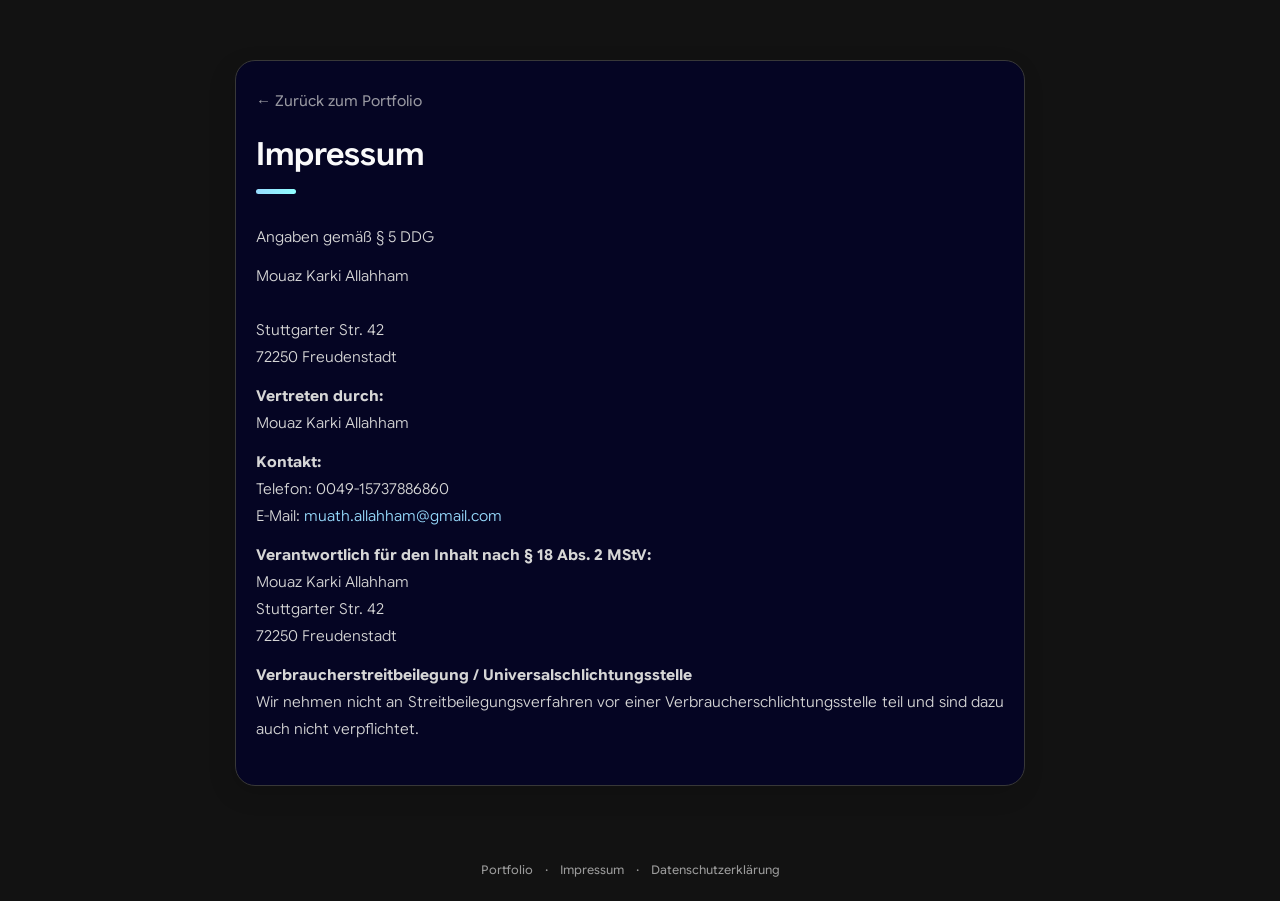
<file: impressum.html>
<!doctype html>
<html lang="de">
  <head>
    <meta charset="UTF-8" />
    <meta name="viewport" content="width=device-width, initial-scale=1.0" />
    <title>Impressum – Mouaz K. Allahham</title>
    <link
      rel="icon"
      href="data:image/svg+xml,<svg            
  xmlns='http://www.w3.org/2000/svg'/>"
    />
    <link rel="stylesheet" href="style.css" />
  </head>
  <body>
    <main class="legal-main">
      <div class="legal-page">
        <a href="/" class="legal-back">← Zurück zum Portfolio</a>

        <header>
          <h2 class="h2 article-title">Impressum</h2>
        </header>

        <div class="legal-content">
          <p>Angaben gemäß § 5 DDG</p>
          <p>
            Mouaz Karki Allahham<br />
            <br />
            Stuttgarter Str. 42<br />
            72250 Freudenstadt <br />
          </p>
          <p>
            <strong>Vertreten durch: </strong><br />
            Mouaz Karki Allahham<br />
          </p>

          <p>
            <strong>Kontakt:</strong>
            <br />
            Telefon: 0049-15737886860
            <br />
            E-Mail:
            <a href="mailto:muath.allahham@gmail.com"
              >muath.allahham@gmail.com</a
            >
          </p>

          <p>
            <strong>Verantwortlich für den Inhalt nach § 18 Abs. 2 MStV:</strong
            ><br />
            Mouaz Karki Allahham <br />
            Stuttgarter Str. 42<br />
            72250 Freudenstadt <br />
          </p>
          <p>
            <strong
              >Verbraucherstreitbeilegung / Universalschlichtungsstelle</strong
            >
            <br />Wir nehmen nicht an Streitbeilegungsverfahren vor einer
            Verbraucherschlichtungsstelle teil und sind dazu auch nicht
            verpflichtet.
          </p>
        </div>
      </div>
    </main>

    <footer class="site-footer">
      <a href="index.html">Portfolio</a>
      <span>·</span>
      <a href="impressum.html">Impressum</a>
      <span>·</span>
      <a href="datenschutz.html">Datenschutzerklärung</a>
    </footer>
  </body>
</html>
</file>
<file: style.css>
@font-face {
  font-family: "Google Sans Flex";
  src: url("./assets/Google_Sans_Flex/GoogleSansFlex-VariableFont_GRAD,ROND,opsz,slnt,wdth,wght.ttf")
    format("truetype");
  font-weight: 100 900;
  font-style: normal;
  font-display: swap;
}

:root {
  --bg-gradient-onyx: linear-gradient(
    to bottom right,
    hsl(240, 1%, 25%) 3%,
    hsl(0, 0%, 19%) 97%
  );
  --bg-gradient-jet:
    linear-gradient(
      to bottom right,
      hsla(240, 1%, 18%, 0.251) 3%,
      hsla(240, 2%, 11%, 0) 100%
    ),
    hsl(240, 2%, 13%);
  --bg-gradient-yellow1: linear-gradient(
    to bottom right,
    hsl(45, 100%, 71%) 0%,
    hsla(36, 100%, 69%, 0) 50%
  );
  --bg-gradient-light-blue: linear-gradient(
    to bottom right,
    hsl(200, 100%, 80%) 0%,
    hsla(180, 100%, 78%, 0) 50%
  );
  --bg-gradient-yellow2:
    linear-gradient(
      135deg,
      hsla(45, 100%, 71%, 0.251) 0%,
      hsla(35, 100%, 68%, 0) 59.86%
    ),
    hsl(240, 2%, 13%);
  --bg-gradient-light-blue2:
    linear-gradient(
      135deg,
      hsla(200, 100%, 80%, 0.251) 0%,
      hsla(180, 100%, 78%, 0) 59.86%
    ),
    hsl(240, 2%, 13%);
  --border-gradient-onyx: linear-gradient(
    to bottom right,
    hsl(0, 0%, 25%) 0%,
    hsla(0, 0%, 25%, 0) 50%
  );
  --text-gradient-yellow: linear-gradient(
    to right,
    hsl(45, 100%, 72%),
    hsl(35, 100%, 68%)
  );
  --text-gradient-light-blue: linear-gradient(
    to right,
    hsl(200, 100%, 80%),
    hsl(180, 100%, 78%)
  );

  --jet: hsl(0, 0%, 22%);
  --onyx: hsl(240, 1%, 17%);
  --eerie-black1: hsl(240, 2%, 13%);
  --eerie-black2: hsl(240, 2%, 12%);
  --new-dark-blue: hsl(240deg 75.64% 7.71%);
  --smoky-black: hsl(0, 0%, 7%);
  --white1: hsl(0, 0%, 100%);
  --white2: hsl(0, 0%, 98%);
  --orange-yellow-crayola: hsl(45, 100%, 72%);
  --light-blue: hsl(200, 100%, 80%);
  --vegas-gold: hsl(45, 54%, 58%);
  --vegas-blue: hsl(200, 100%, 50%);
  --light-gray: hsl(0, 0%, 84%);
  --light-gray70: hsla(0, 0%, 84%, 0.7);
  --bittersweet-shimmer: hsl(0, 43%, 51%);

  --ff-poppins: "Google Sans Flex", sans-serif;

  --fs1: 24px;
  --fs2: 18px;
  --fs3: 17px;
  --fs4: 16px;
  --fs5: 15px;
  --fs6: 14px;
  --fs7: 13px;
  --fs8: 12px;

  --fw300: 300;
  --fw400: 400;
  --fw500: 500;
  --fw600: 600;

  --shadow1: -4px 8px 24px hsla(0, 0%, 0%, 0.25);
  --shadow2: 0px 16px 30px hsla(0, 0%, 0%, 0.25);
  --shadow3: 0px 16px 40px hsla(0, 0%, 0%, 0.25);
  --shadow4: 0px 25px 50px hsla(0, 0%, 0%, 0.15);
  --shadow5: 0px 24px 80px hsla(0, 0%, 0%, 0.25);

  --transition1: 0.25s ease;
  --transition2: 0.5s ease-in-out;
}

*,
*::before,
*::after {
  margin: 0;
  padding: 0;
  box-sizing: border-box;
}

a {
  text-decoration: none;
}

li {
  list-style: none;
}

img,
a,
button,
time,
span {
  display: block;
}

.ionicon {
  display: block;
  width: 1em;
  height: 1em;
}

button {
  font: inherit;
  background: none;
  border: none;
  text-align: left;
  cursor: pointer;
}

input,
textarea {
  display: block;
  width: 100%;
  background: none;
  font: inherit;
}

::selection {
  background: var(--light-blue);
  color: var(--smoky-black);
}

:focus {
  outline-color: var(--light-blue);
}

html {
  font-family: var(--ff-poppins);
  scrollbar-gutter: stable;
}

body {
  background: var(--smoky-black);
}

main {
  margin: 15px 12px;
  margin-bottom: 75px;
  min-width: 259px;
}

.sidebar,
article {
  background: var(--new-dark-blue);
  border: 1px solid var(--jet);
  border-radius: 20px;
  box-shadow: var(--shadow1);
  z-index: 1;
  padding: 15px;
}

.sidebar.active {
  max-height: 405px;
}

.separator {
  width: 100%;
  height: 1px;
  background: var(--jet);
  margin: 16px 0;
}

.icon-box {
  position: relative;
  background: var(--border-gradient-onyx);
  width: 30px;
  height: 30px;
  border-radius: 8px;
  display: flex;
  justify-content: center;
  align-items: center;
  font-size: 16px;
  color: var(--light-blue);
  box-shadow: var(--shadow1);
  z-index: 1;
}

.icon-box::before {
  content: "";
  position: absolute;
  inset: 1px;
  background: var(--eerie-black1);
  border-radius: inherit;
  z-index: -1;
}

.icon-box .ionicon {
  width: 1.5em;
  height: 1.5em;
}

article {
  display: none;
}

article.active {
  display: block;
  animation: fade 0.5s ease backwards;
}

@keyframes fade {
  0% {
    opacity: 0;
  }
  100% {
    opacity: 1;
  }
}

.h2,
.h3,
.h4,
.h5 {
  color: var(--white2);
  text-transform: capitalize;
}

.h2 {
  font-size: var(--fs1);
}
.h3 {
  font-size: var(--fs2);
}
.h4 {
  font-size: var(--fs4);
}
.h5 {
  font-size: var(--fs7);
  font-weight: var(--fw500);
}

.article-title {
  position: relative;
  padding-bottom: 7px;
}

.article-title::after {
  content: "";
  position: absolute;
  bottom: 0;
  left: 0;
  width: 30px;
  height: 3px;
  background: var(--text-gradient-light-blue);
  border-radius: 3px;
}

.has-scrollbar::-webkit-scrollbar {
  width: 5px;
  height: 5px;
}

.has-scrollbar::-webkit-scrollbar-track {
  background: var(--onyx);
  border-radius: 5px;
}

.has-scrollbar::-webkit-scrollbar-thumb {
  background: var(--light-blue);
  border-radius: 5px;
}

.has-scrollbar::-webkit-scrollbar-button {
  width: 20px;
}

.content-card {
  position: relative;
  background: var(--border-gradient-onyx);
  padding: 15px;
  padding-top: 45px;
  border-radius: 14px;
  box-shadow: var(--shadow2);
  cursor: pointer;
  z-index: 1;
}

.content-card::before {
  content: "";
  position: absolute;
  inset: 1px;
  background: var(--bg-gradient-jet);
  border-radius: inherit;
  z-index: -1;
}

/*ASIDE - SIDEBAR*/

.sidebar {
  margin-bottom: 15px;
  max-height: 112px;
  overflow: hidden;
  padding: 15px;
  transition: var(--transition2);
}

.sidebar-info {
  position: relative;
  display: flex;
  justify-content: flex-start;
  align-items: center;
  gap: 15px;
}

.avatar-box {
  background: var(--bg-gradient-onyx);
  border-radius: 20px;
}

.info-content .name {
  color: var(--white2);
  font-size: var(--fs3);
  font-weight: var(--fw500);
  letter-spacing: -0.25px;
  margin-bottom: 10px;
}

.info-content .title {
  color: var(--white1);
  background: var(--onyx);
  font-size: var(--fs8);
  font-weight: var(--fw300);
  width: max-content;
  padding: 3px 12px;
  border-radius: 8px;
}

.info-more-btn {
  position: absolute;
  top: -15px;
  right: -15px;
  border-radius: 0 15px;
  font-size: 13px;
  color: var(--light-blue);
  background: var(--border-gradient-onyx);
  padding: 10px;
  box-shadow: var(--shadow2);
  transition: var(--transition1);
  z-index: 1;
}

.info-more-btn::before {
  content: "";
  position: absolute;
  inset: 1px;
  border-radius: inherit;
  background: var(--bg-gradient-jet);
  transition: var(--transition1);
  z-index: -1;
}

.info-more-btn:hover,
.info-more-btn:focus {
  background: var(--bg-gradient-light-blue);
}
.info-more-btn:hover::before,
.info-more-btn:focus::before {
  background: var(--bg-gradient-light-blue2);
}

.info-more-btn span {
  display: none;
}

.sidebar-info-more {
  opacity: 0;
  visibility: hidden;
  transition: var(--transition2);
}

.sidebar.active .sidebar-info-more {
  opacity: 1;
  visibility: visible;
}

.contacts-list {
  display: grid;
  grid-template-columns: 1fr;
  gap: 16px;
}

.contact-item {
  min-width: 100%;
  display: flex;
  align-items: center;
  gap: 16px;
}

.contact-info {
  max-width: calc(100% - 46px);
  width: calc(100% - 46px);
}

.contact-info :is(.contact-link, time, address) {
  color: var(--white2);
  font-size: var(--fs7);
}

.contact-info address {
  font-style: normal;
}

.contact-title {
  color: var(--light-gray70);
  font-size: var(--fs8);
  text-transform: uppercase;
  margin-bottom: 2px;
}

.social-list {
  display: flex;
  justify-content: flex-start;
  align-items: center;
  gap: 15px;
  padding-bottom: 4px;
  padding-left: 7px;
}

.social-item .social-link {
  color: var(--light-gray70);
  font-size: 18px;
}

.social-item .social-link:hover {
  color: var(--light-gray);
}

/*NAVBAR*/

.navbar {
  position: fixed;
  bottom: 0;
  left: 0;
  width: 100%;
  background: hsla(240, 1%, 17%, 0.75);
  backdrop-filter: blur(10px);
  border: 1px solid var(--jet);
  border-radius: 12px 12px 0 0;
  box-shadow: var(--shadow2);
  z-index: 5;
}

.navbar-list {
  display: flex;
  flex-wrap: wrap;
  justify-content: center;
  align-items: center;
  padding: 0 10px;
}

.navbar-link {
  color: var(--light-gray);
  font-size: var(--fs8);
  padding: 20px 7px;
  transition: color var(--transition1);
}

.navbar-link:hover,
.navbar-link:focus {
  color: var(--light-gray70);
}
.navbar-link.active {
  color: var(--light-blue);
}

/*ABOUT*/

.about .article-title {
  margin-bottom: 15px;
  margin-top: 15px;
}

.about-text {
  color: var(--light-gray);
  font-size: var(--fs6);
  font-weight: var(--fw300);
  line-height: 1.6;
}

.about-text p {
  margin-bottom: 15px;
  text-align: justify;
}

.service {
  margin-bottom: 35px;
}

.service-title {
  margin-bottom: 20px;
}

.service-list {
  display: grid;
  grid-template-columns: 1fr;
  gap: 20px;
}

.service-item {
  position: relative;
  background: var(--border-gradient-onyx);
  padding: 20px;
  border-radius: 14px;
  box-shadow: var(--shadow2);
  z-index: 1;
}

.service-item::before {
  content: "";
  position: absolute;
  inset: 1px;
  background: var(--bg-gradient-jet);
  border-radius: inherit;
  z-index: -1;
}

.service-icon-box {
  margin-bottom: 10px;
}
.service-icon-box img {
  margin: auto;
}

.service-content-box {
  text-align: center;
}
.service-item-title {
  margin-bottom: 7px;
}

.service-item-text {
  color: var(--light-gray);
  font-size: var(--fs6);
  font-weight: var(--fw300);
  line-height: 1.6;
}

/*TESTIMONIALS*/

.testimonials {
  margin-bottom: 30px;
}
.testimonials-title {
  margin-bottom: 20px;
}

.testimonials-list {
  display: flex;
  justify-content: flex-start;
  align-items: flex-start;
  gap: 15px;
  margin: 0 -15px;
  padding: 25px 15px;
  padding-bottom: 35px;
  overflow-x: auto;
  scroll-behavior: smooth;
  overscroll-behavior-inline: contain;
  scroll-snap-type: inline mandatory;
}

.testimonials-item {
  min-width: 100%;
  scroll-snap-align: center;
}

.testimonials-avatar-box {
  position: absolute;
  top: 0;
  left: 0;
  transform: translate(15px, -25px);
  background: var(--bg-gradient-onyx);
  border-radius: 14px;
  box-shadow: var(--shadow1);
}

.testimonials-text {
  color: var(--light-gray);
  font-size: var(--fs6);
  font-weight: var(--fw300);
  line-height: 1.6;
  display: -webkit-box;
  line-clamp: 4;
  -webkit-line-clamp: 4;
  -webkit-box-orient: vertical;
  overflow: hidden;
}

/*MODAL CONTAINER*/

.modal-container {
  position: fixed;
  top: 0;
  left: 0;
  width: 100%;
  height: 100%;
  display: flex;
  justify-content: center;
  align-items: center;
  overflow-y: auto;
  overscroll-behavior: contain;
  z-index: 20;
  pointer-events: none;
  visibility: hidden;
}

.modal-container::-webkit-scrollbar {
  display: none;
}

.modal-container.active {
  pointer-events: all;
  visibility: visible;
}

.modal-container.active .testimonials-modal {
  transform: scale(1);
  opacity: 1;
}

.overlay {
  position: fixed;
  top: 0;
  left: 0;
  width: 100%;
  height: 100vh;
  background: hsl(0, 0%, 5%);
  opacity: 0;
  visibility: hidden;
  pointer-events: none;
  z-index: 1;
  transition: var(--transition1);
}

.overlay.active {
  opacity: 0.8;
  visibility: visible;
  pointer-events: all;
}

.testimonials-modal {
  background: var(--eerie-black2);
  position: relative;
  padding: 15px;
  margin: 15px 12px;
  border: 1px solid var(--jet);
  border-radius: 14px;
  box-shadow: var(--shadow5);
  transform: scale(1.2);
  opacity: 0;
  transition: var(--transition1);
  z-index: 2;
}

.modal-close-btn {
  position: absolute;
  top: 15px;
  right: 15px;
  background: var(--onyx);
  border-radius: 8px;
  width: 32px;
  height: 32px;
  display: flex;
  justify-content: center;
  align-items: center;
  color: var(--white2);
  font-size: 18px;
  opacity: 0.7;
}

.modal-close-btn:hover,
.modal-close-btn:focus {
  opacity: 1;
}

.modal-avatar-box {
  background: var(--bg-gradient-onyx);
  width: max-content;
  border-radius: 14px;
  margin-bottom: 15px;
  box-shadow: var(--shadow2);
}

.modal-img-wrapper > img {
  display: none;
}

.modal-title {
  margin-bottom: 4px;
}

.modal-content time {
  font-size: var(--fs6);
  color: var(--light-gray70);
  font-weight: var(--fw500);
  margin-bottom: 10px;
}

.modal-content p {
  color: var(--light-gray);
  font-size: var(--fs6);
  font-weight: var(--fw300);
  line-height: 1.6;
}

/*CLIENTS*/

.clients {
  margin-bottom: 15px;
}

.clients-list {
  display: flex;
  justify-content: flex-start;
  align-items: flex-start;
  gap: 15px;
  margin: 0 -15px;
  padding: 25px;
  padding-bottom: 25px;
  overflow-x: auto;
  scroll-behavior: smooth;
  overscroll-behavior-inline: contain;
  scroll-snap-type: inline mandatory;
  scroll-padding-inline: 25px;
}

.clients-item {
  min-width: 50%;
  scroll-snap-align: start;
}

.clients-item img {
  width: 100%;
  filter: grayscale(1);
  transition: var(--transition1);
}

.clients-item img:hover {
  filter: grayscale(0);
}

/*RESUME*/

.article-title {
  margin-bottom: 30px;
}

.timeline {
  margin-bottom: 30px;
}

.timeline .title-wrapper {
  display: flex;
  align-items: center;
  gap: 15px;
  margin-bottom: 25px;
}

.timeline-list {
  font-size: var(--fs6);
  margin-left: 45px;
}

.timeline-list span {
  color: var(--light-blue);
  font-weight: var(--fw400);
  line-height: 1.6;
}

.timeline-item {
  position: relative;
}

.timeline-item:not(:last-child) {
  margin-bottom: 20px;
}
.timeline-item:not(:last-child)::before {
  content: "";
  position: absolute;
  top: -25px;
  left: -30px;
  width: 1px;
  height: calc(100% + 50px);
  background: var(--jet);
}

.timeline-item::after {
  content: "";
  position: absolute;
  top: 5px;
  left: -33px;
  height: 6px;
  width: 6px;
  border-radius: 50%;
  background: var(--text-gradient-light-blue);
  box-shadow: 0 0 0 4px var(--jet);
}

.timeline-item-title {
  font-size: var(--fs6);
  line-height: 1.3;
  margin-bottom: 7px;
}

.timeline-text {
  color: var(--light-gray);
  font-weight: var(--fw300);
  line-height: 1.6;
  text-align: justify;
}

/*SKILLS*/

.skills-title {
  margin-bottom: 20px;
}

.skills-list {
  padding: 20px;
}

.skills-item:not(:last-child) {
  margin-bottom: 15px;
}

.skill .title-wrapper {
  display: flex;
  align-items: center;
  gap: 5px;
  margin-bottom: 8px;
}

.skill .title-wrapper data {
  color: var(--light-gray);
  font-size: var(--fs7);
  font-weight: var(--fw300);
}

.skills-progress-bg {
  background: var(--jet);
  width: 100%;
  height: 8px;
  border-radius: 10px;
}

.skills-progress-fill {
  background: var(--text-gradient-light-blue);
  height: 100%;
  border-radius: inherit;
}

/*PORTFOLIO*/

.filter-list {
  display: none;
}

.filter-select-box {
  position: relative;
  margin-bottom: 25px;
}

.filter-select {
  background: var(--eerie-black2);
  color: var(--light-gray);
  display: flex;
  justify-content: space-between;
  align-items: center;
  width: 100%;
  padding: 12px 16px;
  border: 1px solid var(--jet);
  border-radius: 14px;
  font-size: var(--fs6);
  font-weight: var(--fw300);
}

.filter-select.active .select-icon {
  transform: rotate(0.5turn);
}

.select-list {
  background: var(--eerie-black2);
  position: absolute;
  top: calc(100% + 6px);
  width: 100%;
  padding: 6px;
  border: 1px solid var(--jet);
  border-radius: 14px;
  z-index: 2;
  visibility: hidden;
  pointer-events: none;
  transition: 0.5s ease-in-out;
}

.filter-select.active + .select-list {
  opacity: 1;
  visibility: visible;
  pointer-events: all;
}

.select-item button {
  background: var(--eerie-black2);
  color: var(--light-gray);
  font-size: var(--fs6);
  font-weight: var(--fw300);
  text-transform: capitalize;
  width: 100%;
  padding: 8px 10px;
  border-radius: 8px;
}

.select-item button:hover {
  --eerie-black2: hsl(240, 2%, 20%);
}

.project-list {
  display: grid;
  grid-template-columns: 1fr;
  gap: 30px;
  margin-bottom: 10px;
}

.project-item {
  display: none;
}

.project-item.active {
  display: block;
  animation: scaleUp 0.25s ease forwards;
}

@keyframes scaleUp {
  0% {
    transform: scale(0.5);
  }
  100% {
    transform: scale(1);
  }
}

.project-item > a {
  width: 100%;
}

.project-img {
  position: relative;
  width: 100%;
  height: 200px;
  border-radius: 16px;
  overflow: hidden;
  margin-bottom: 15px;
}

.project-img img {
  width: 100%;
  height: 100%;
  object-fit: cover;
  transition: var(--transition1);
}

.project-img::before {
  content: "";
  position: absolute;
  top: 0;
  left: 0;
  width: 100%;
  height: 100%;
  background: transparent;
  z-index: 1;
  transition: var(--transition1);
}

.project-item > a:hover img {
  transform: scale(1.1);
}

.project-item > a:hover .project-img::before {
  background: hsla(0, 0%, 0%, 0.5);
}

.project-item-icon-box {
  --scale: 0.8;

  background: var(--jet);
  color: var(--light-blue);
  position: absolute;
  top: 50%;
  left: 50%;
  transform: translate(-50%, -50%) scale(var(--scale));
  font-size: 20px;
  padding: 18px;
  border-radius: 12px;
  opacity: 0;
  z-index: 1;
  transition: var(--transition1);
}

.project-item > a:hover .project-item-icon-box {
  --scale: 1;
  opacity: 1;
}

.project-item-icon-box .ionicon {
  width: 20px;
  height: 20px;
}

.project-title,
.project-category {
  margin-left: 10px;
}

.project-title {
  color: var(--white2);
  font-size: var(--fs5);
  font-weight: var(--fw400);
  text-transform: capitalize;
  line-height: 1.3;
}

.project-category {
  color: var(--light-gray70);
  font-size: var(--fs6);
  font-weight: var(--fw300);
}

/*BLOG*/

.blog-posts {
  margin-bottom: 10px;
}

.blog-posts-list {
  display: grid;
  grid-template-columns: 1fr;
  gap: 20px;
}

.blog-posts-item > a {
  position: relative;
  background: var(--border-gradient-onyx);
  height: 100%;
  box-shadow: var(--shadow4);
  border-radius: 16px;
  z-index: 1;
}

.blog-posts-item > a::before {
  content: "";
  position: absolute;
  inset: 1px;
  border-radius: inherit;
  background: var(--eerie-black1);
  z-index: -1;
}

.blog-banner-box {
  width: 100%;
  height: 200px;
  border-radius: 12px;
  overflow: hidden;
}

.blog-banner-box img {
  width: 100%;
  height: 100%;
  object-fit: cover;
  transition: var(--transition1);
}

.blog-content {
  padding: 15px;
}

.blog-meta {
  display: flex;
  justify-content: flex-start;
  align-items: center;
  gap: 7px;
  margin-bottom: 10px;
}

.blog-meta :is(.blog-category, time) {
  color: var(--light-gray70);
  font-size: var(--fs6);
  font-weight: var(--fw300);
}

.blog-meta .dot {
  background: var(--light-gray70);
  width: 4px;
  height: 4px;
  border-radius: 4px;
}

.blog-item-title {
  margin-bottom: 10px;
  line-height: 1.3;
  transition: var(--transition1);
}

.blog-post-item > a:hover .blog-item-title {
  color: var(--light-blue);
}

.blog-text {
  color: var(--light-gray);
  font-size: var(--fs6);
  font-weight: var(--fw300);
  line-height: 1.6;
  text-align: justify;
}

/*CONTACT*/

.mapbox {
  position: relative;
  height: 250px;
  width: 100%;
  border-radius: 16px;
  margin-bottom: 30px;
  border: 1px solid var(--jet);
  overflow: hidden;
}

.mapbox figure {
  height: 100%;
}

.mapbox iframe {
  width: 100%;
  height: 100%;
  border: none;
  filter: grayscale(1) invert(1);
}

.contact-form {
  margin-bottom: 10px;
}

.form-title {
  margin-bottom: 20px;
}

.input-wrapper {
  display: grid;
  grid-template-columns: 1fr;
  gap: 25px;
  margin-bottom: 25px;
}

.form-input {
  color: var(--white2);
  font-size: var(--fs6);
  font-weight: var(--fw400);
  padding: 13px 20px;
  border: 1px solid var(--jet);
  border-radius: 14px;
  outline: none;
}

.form-input::placeholder {
  font-weight: var(--fw500);
}
.form-input:focus {
  border-color: var(--light-blue);
}
.form-input:focus:invalid {
  border-color: var(--bittersweet-shimmer);
}

textarea.form-input {
  min-height: 100px;
  height: 120px;
  max-height: 200px;
  resize: vertical;
  margin-bottom: 25px;
}

textarea.form-input::-webkit-realizer {
  display: none;
}

.form-btn {
  position: relative;
  width: 100%;
  background: var(--border-gradient-onyx);
  color: var(--light-blue);
  display: flex;
  justify-content: center;
  align-items: center;
  gap: 10px;
  padding: 13px 20px;
  border-radius: 14px;
  font-size: var(--fs6);
  text-transform: capitalize;
  box-shadow: var(--shadow3);
  z-index: 1;
  transition: var(--transition1);
}

.form-btn::before {
  content: "";
  position: absolute;
  inset: 1px;
  background: var(--bg-gradient-jet);
  border-radius: inherit;
  z-index: -1;
  transition: var(--transition1);
}

.form-btn .ionicon {
  width: 16px;
  height: 16px;
}
.form-btn:hover {
  background: var(--bg-gradient-light-blue);
}
.form-btn:hover::before {
  background: var(--bg-gradient-light-blue2);
}

.form-btn:disabled {
  opacity: 0.7;
  cursor: not-allowed;
}

.form-btn:disabled:hover {
  background: var(--border-gradient-onyx);
}
.form-btn:disabled:hover::before {
  background: var(--bg-gradient-jet);
}

.icon {
  display: block;
  margin: auto;
  color: var(--light-blue);
  fill: var(--light-blue);
}

.icon path,
.icon circle {
  stroke: var(--light-blue);
}

/*FOOTER*/

.site-footer {
  display: flex;
  justify-content: center;
  align-items: center;
  gap: 12px;
  padding: 16px 20px 90px;
  color: var(--light-gray70);
  font-size: var(--fs8);
  font-family: var(--ff-poppins);
}

.site-footer a {
  color: var(--light-gray70);
  transition: color var(--transition1);
}

.site-footer a:hover {
  color: var(--light-blue);
}

.legal-main ~ .site-footer {
  padding-bottom: 24px;
}

/*LEGAL PAGES*/

.legal-main {
  margin: 60px auto;
  min-width: 259px;
  max-width: 820px;
  padding: 0 15px;
}

.legal-page {
  background: var(--new-dark-blue);
  border: 1px solid var(--jet);
  border-radius: 20px;
  box-shadow: var(--shadow1);
  padding: 30px 20px;
}

.legal-content {
  color: var(--light-gray);
  font-size: var(--fs6);
  font-weight: var(--fw300);
  line-height: 1.8;
}

.legal-content h2 {
  color: var(--white2);
  font-size: var(--fs2);
  font-weight: var(--fw500);
  margin-top: 32px;
  margin-bottom: 10px;
}

.legal-content h3 {
  color: var(--white2);
  font-size: var(--fs4);
  font-weight: var(--fw500);
  margin-top: 20px;
  margin-bottom: 8px;
}

.legal-content p {
  margin-bottom: 12px;
  text-align: justify;
  hyphens: auto;
}

.legal-content ul {
  padding-left: 1.4rem;
  margin-bottom: 12px;
}

.legal-content ul li {
  list-style: disc;
  margin-bottom: 4px;
}

.legal-content address {
  font-style: normal;
  margin: 8px 0 16px;
  padding: 12px 16px;
  background: var(--jet);
  border-left: 3px solid var(--light-blue);
  border-radius: 8px;
}

.legal-content address strong {
  display: block;
  color: var(--white2);
  margin-bottom: 4px;
}

.legal-updated {
  color: var(--light-gray70);
  font-size: var(--fs8);
  font-family: var(--ff-poppins);
  margin-bottom: 8px;
}

.legal-content a {
  color: var(--light-blue);
  display: inline;
}

.legal-content a:hover {
  text-decoration: underline;
}

.legal-back {
  display: inline-flex;
  align-items: center;
  gap: 6px;
  margin-bottom: 24px;
  color: var(--light-gray70);
  font-size: var(--fs7);
  font-family: var(--ff-poppins);
  transition: color var(--transition1);
}

.legal-back:hover {
  color: var(--light-blue);
}

/*MEDIA QUERIES*/

@media (min-width: 450px) {
  .clients-item {
    min-width: calc(33.33% - 10px);
  }

  .project-img,
  .blog-banner-box {
    height: auto;
  }
}

@media (min-width: 580px) {
  :root {
    --fs1: 32px;
    --fs2: 24px;
    --fs3: 26px;
    --fs4: 18px;
    --fs6: 15px;
    --fs7: 15px;
    --fs8: 12px;
  }

  .sidebar,
  article {
    width: 520px;
    margin-inline: auto;
    padding: 30px;
  }

  .article-title {
    font-weight: var(--fw600);
    padding-bottom: 15px;
  }

  .article-title::after {
    width: 40px;
    height: 5px;
  }

  .icon-box {
    width: 48px;
    height: 48px;
    border-radius: 12px;
    font-size: 18px;
  }

  main {
    margin-top: 60px;
    margin-bottom: 100px;
  }

  .sidebar {
    max-height: 180px;
    margin-bottom: 30px;
  }

  .sidebar.active {
    max-height: 584px;
  }

  .sidebar-info {
    gap: 25px;
  }

  .avatar-box {
    border-radius: 30px;
  }
  .avatar-box img {
    width: 120px;
  }

  .info-content .name {
    margin-bottom: 15px;
  }
  .info-content .title {
    padding: 5px 10px;
  }

  .info-more-btn {
    top: -30px;
    right: -30px;
    padding: 10px 15px;
  }

  .info-more-btn span {
    display: block;
    font-size: var(--fs8);
  }

  .info-more-btn .ionicon {
    display: none;
  }

  .separator {
    margin: 32px 0;
  }

  .contacts-list {
    gap: 20px;
  }

  .contact-info {
    max-width: calc(100% - 64px);
    width: calc(100% - 64px);
  }

  .navbar {
    border-radius: 20px 20px 0 0;
  }

  .navbar-list {
    gap: 20px;
  }
  .navbar-link {
    --fs8: 14px;
  }

  .about .article-title {
    margin-bottom: 20px;
  }
  .about-text {
    margin-bottom: 40px;
  }

  .service-item {
    display: flex;
    justify-content: flex-start;
    align-items: flex-start;
    gap: 18px;
    padding: 30px;
  }

  .service-icon-box {
    margin-bottom: 0;
    margin-top: 5px;
  }

  .service-content-box {
    text-align: left;
  }

  .testimonials-title {
    margin-bottom: 25px;
  }

  .testimonials-list {
    gap: 30px;
    margin: 0 -30px;
    padding: 30px;
    padding-bottom: 35px;
  }

  .content-card {
    padding: 30px;
    padding-top: 25px;
  }

  .testimonials-avatar-box {
    transform: translate(30px, -30px);
    border-radius: 28px;
  }

  .testimonials-avatar-box img {
    width: 80px;
  }

  .testimonials-item-title {
    margin-bottom: 10px;
    margin-left: 95px;
  }

  .testimonials-text {
    line-clamp: 2;
    -webkit-line-clamp: 2;
  }

  .modal-container {
    padding: 20px;
  }

  .testimonials-modal {
    display: flex;
    justify-content: flex-start;
    align-items: stretch;
    gap: 25px;
    padding: 30px;
    border-radius: 20px;
  }

  .modal-img-wrapper {
    display: flex;
    flex-direction: column;
    align-items: center;
  }

  .modal-avatar-box {
    border-radius: 18px;
    margin-bottom: 0;
  }

  .modal-avatar-box img {
    width: 65px;
  }

  .modal-img-wrapper > img {
    display: block;
    position: relative;
    /* flex-grow: 1; */
    width: 35px;
    top: 50px;
  }

  .clients-list {
    gap: 25px;
    margin: 0 -30px;
    padding: 45px;
    scroll-padding-inline: 45px;
  }

  .clients-item {
    min-width: calc(33.33% - 35px);
  }

  .timeline-list {
    margin-left: 65px;
  }

  .timeline-item:not(:last-child)::before {
    left: -40px;
  }

  .timeline-item::after {
    height: 8px;
    width: 8px;
    left: -43px;
  }

  .skills-item:not(:last-child) {
    margin-bottom: 25px;
  }

  .project-img,
  .blog-banner-box {
    border-radius: 16px;
  }

  .blog-posts-list {
    gap: 30px;
  }

  .blog-content {
    padding: 25px;
  }

  .mapbox {
    height: 380px;
    border-radius: 18px;
  }

  .input-wrapper {
    gap: 30px;
    margin-bottom: 30px;
  }

  .form-input {
    padding: 15px 20px;
  }

  textarea.form-input {
    margin-bottom: 30px;
  }

  .form-btn {
    --fs-6: 16px;
    padding: 16px 20px;
  }

  .form-btn .ionicon {
    width: 18px;
    height: 18px;
  }
}

@media (min-width: 768px) {
  .sidebar,
  article {
    width: 700px;
  }

  .has-scrollbar::-webkit-scrollbar-button {
    width: 100px;
  }

  .contacts-list {
    grid-template-columns: 1fr 1fr;
    gap: 30px 15px;
  }

  .navbar-link {
    --fs8: 15px;
  }

  .testimonials-modal {
    gap: 35px;
    max-width: 680px;
  }

  .modal-avatar-box img {
    width: 80px;
  }

  .article-title {
    padding-bottom: 20px;
  }

  .filter-select-box {
    display: none;
  }

  .filter-list {
    display: flex;
    justify-content: flex-start;
    align-items: center;
    gap: 25px;
    padding-left: 5px;
    margin-bottom: 30px;
  }

  .filter-item button {
    color: var(--light-gray);
    font-size: var(--fs5);
    transition: var(--transition1);
  }

  .filter-item button:hover {
    color: var(--light-gray70);
  }
  .filter-item button.active {
    color: var(--light-blue);
  }

  .project-list,
  .blog-posts-list {
    grid-template-columns: 1fr 1fr;
  }

  .input-wrapper {
    grid-template-columns: 1fr 1fr;
  }

  .form-btn {
    width: max-content;
    margin-left: auto;
  }
}

@media (min-width: 1024px) {
  :root {
    --shadow1: -4px 8px 24px hsla(0, 0%, 0%, 0.125);
    --shadow2: 0px 16px 30px hsla(0, 0%, 0%, 0.125);
    --shadow3: 0px 16px 40px hsla(0, 0%, 0%, 0.125);
  }

  .sidebar,
  article {
    width: 950px;
    box-shadow: var(--shadow5);
  }

  main {
    margin-bottom: 60px;
  }

  .site-footer {
    padding-bottom: 24px;
  }

  .main-content {
    position: relative;
    width: max-content;
    margin: auto;
  }

  .navbar {
    position: absolute;
    bottom: auto;
    top: 0;
    left: auto;
    right: 0;
    width: max-content;
    border-radius: 0 20px;
    padding: 0 20px;
    box-shadow: none;
  }

  .navbar-list {
    gap: 30px;
    padding: 0 20px;
  }

  .navbar-link {
    font-weight: var(--fw500);
  }

  .service-list {
    grid-template-columns: 1fr 1fr;
    gap: 20px 25px;
  }

  .testimonials-item {
    min-width: calc(50% - 15px);
  }

  .modal-img-wrapper > img {
    top: 20px;
  }

  .clients-item {
    min-width: calc(25% - 15px);
  }

  .project-list {
    grid-template-columns: repeat(3, 1fr);
  }

  .blog-banner-box {
    height: 230px;
  }
}

@media (min-width: 1250px) {
  body::-webkit-scrollbar {
    width: 20px;
  }
  body::-webkit-scrollbar-track {
    background: var(--smoky-black);
  }

  body::-webkit-scrollbar-thumb {
    border: 5px solid var(--smoky-black);
    background: hsla(0, 0%, 100%, 0.1);
    border-radius: 20px;
    box-shadow:
      inset 1px 1px 0 hsla(0, 0%, 100%, 0.11),
      inset -1px -1px 0 hsla(0, 0%, 100%, 0.11);
  }

  body::-webkit-scrollbar-thumb:hover {
    background: hsla(0, 0%, 100%, 0.15);
  }
  body::-webkit-scrollbar-button {
    height: 60px;
  }

  .sidebar,
  article {
    width: auto;
  }

  article {
    min-height: 100%;
  }

  main {
    max-width: 1200px;
    margin-inline: auto;
    display: flex;
    justify-content: center;
    align-items: stretch;
    gap: 25px;
  }

  .main-content {
    min-width: 75%;
    width: 75%;
    margin: 0;
  }

  .sidebar {
    position: sticky;
    top: 60px;
    max-height: max-content;
    height: 100%;
    margin-bottom: 0;
    padding-top: 60px;
    z-index: 1;
  }

  .sidebar-info {
    flex-direction: column;
  }

  .avatar-box img {
    width: 150px;
  }

  .info-content .name {
    white-space: nowrap;
    text-align: center;
  }

  .info-content .title {
    margin: auto;
  }

  .info-more-btn {
    display: none;
  }

  .sidebar-info-more {
    opacity: 1;
    visibility: visible;
  }

  .contacts-list {
    grid-template-columns: 1fr;
  }

  .contact-info :is(.contact-link) {
    white-space: nowrap;
    overflow: hidden;
    text-overflow: ellipsis;
  }

  .contact-info :is(.contact-link, time, address) {
    --fs7: 14px;
    font-weight: var(--fw300);
  }

  .separator:last-of-type {
    margin: 15px 0;
    opacity: 0;
  }

  .social-list {
    justify-content: center;
  }

  .timeline-text {
    max-width: 700px;
  }
}
</file>
